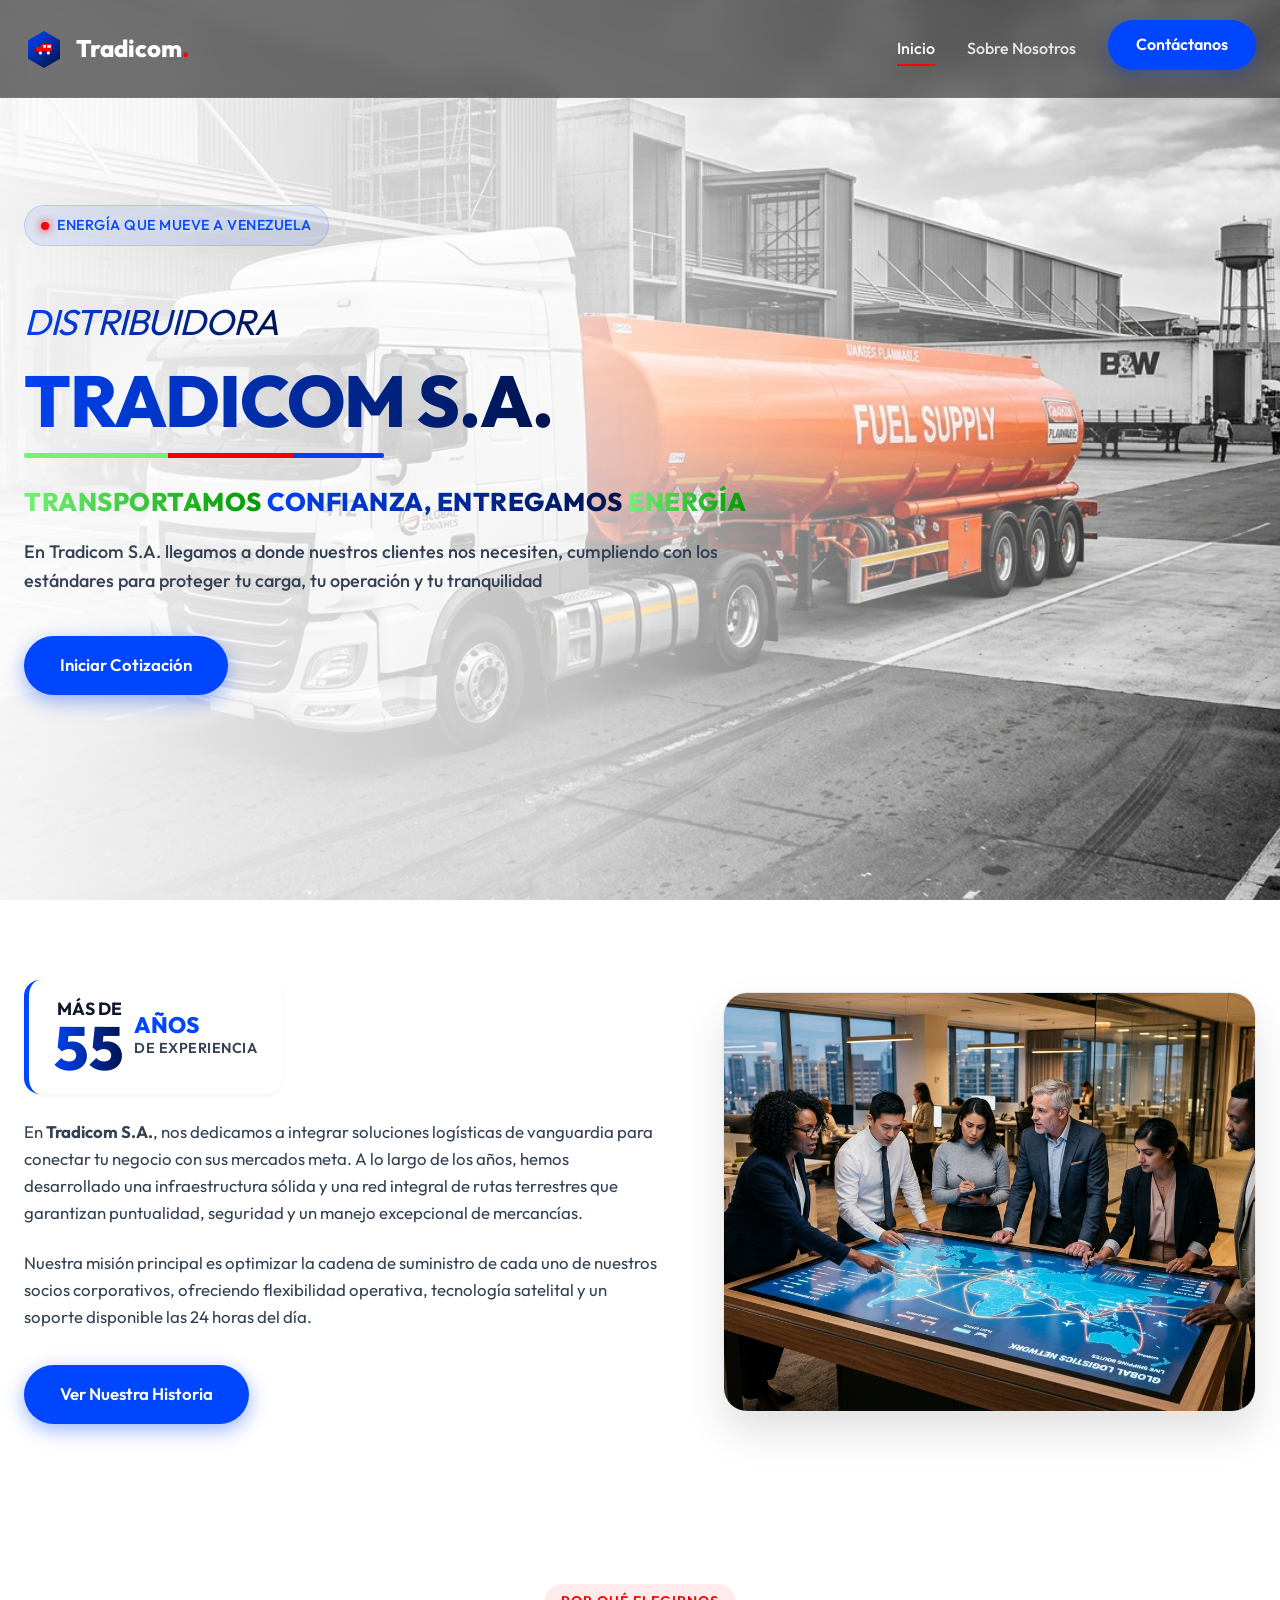
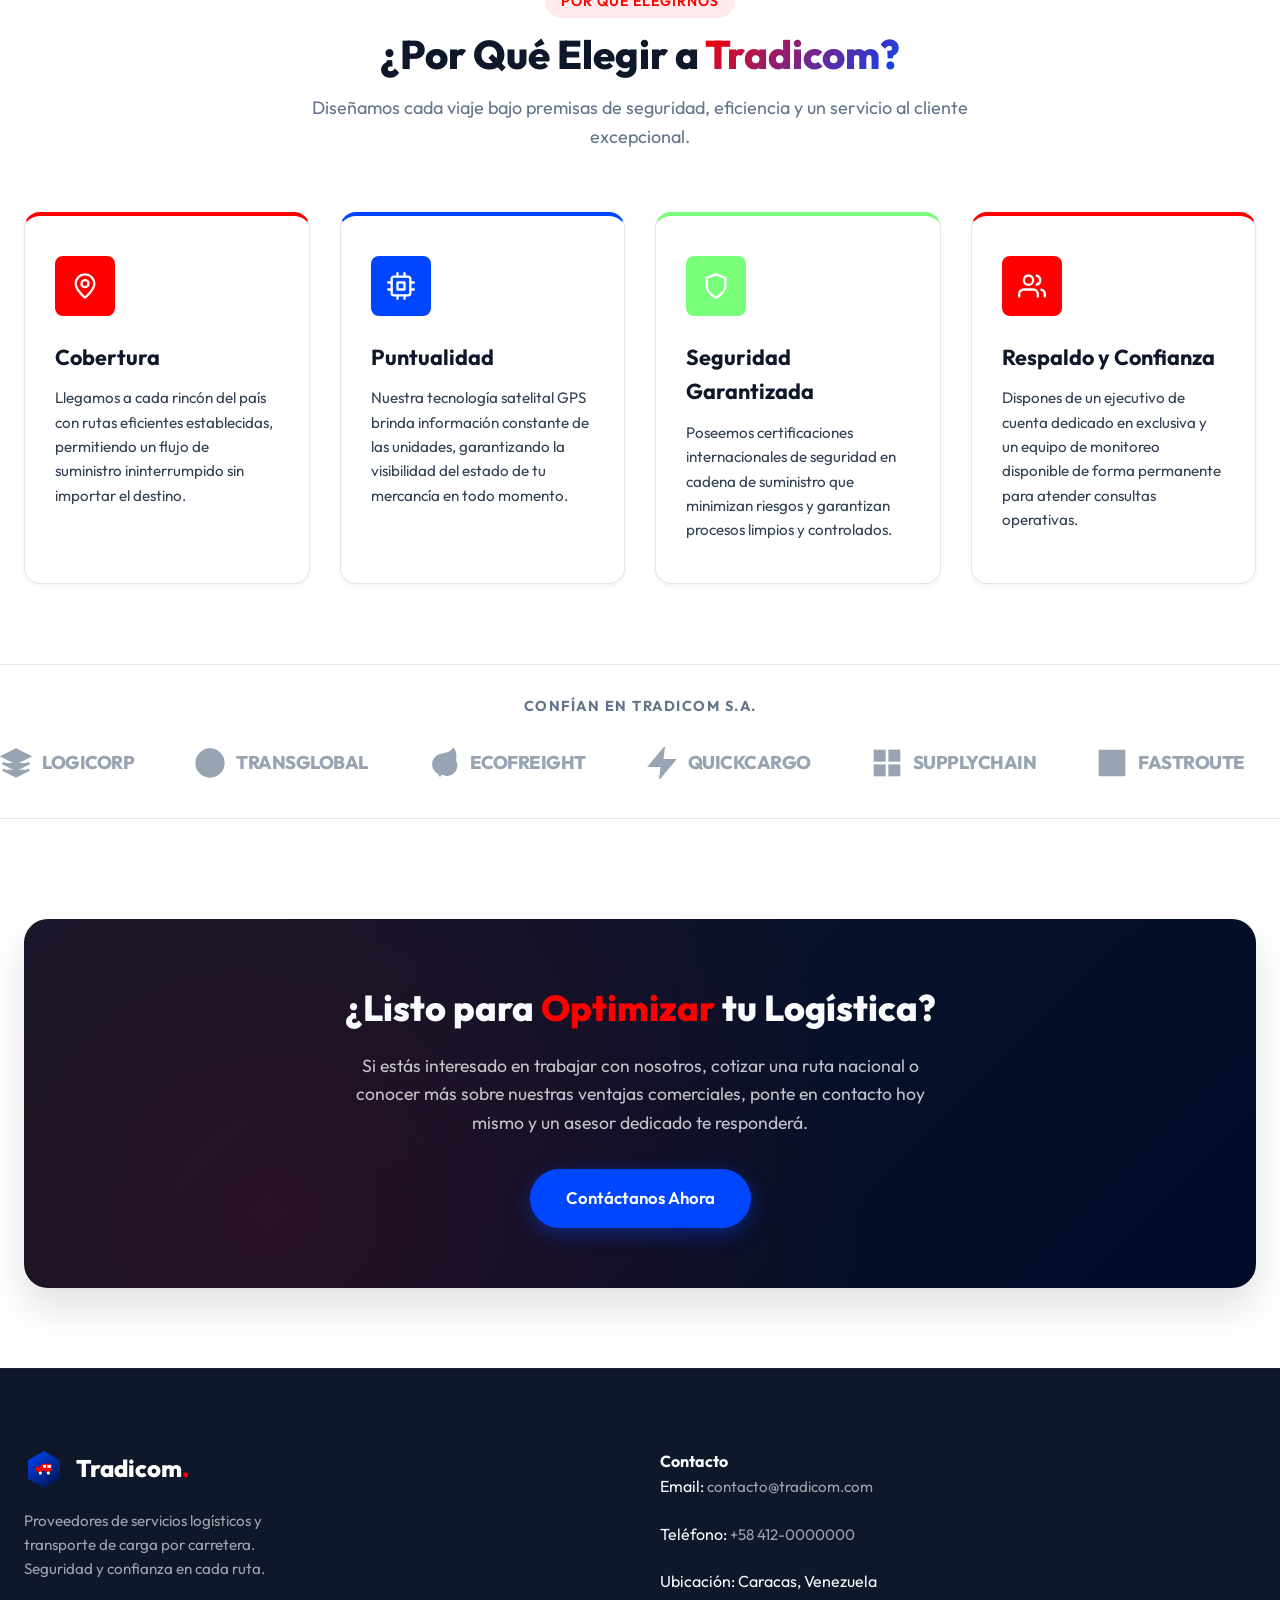
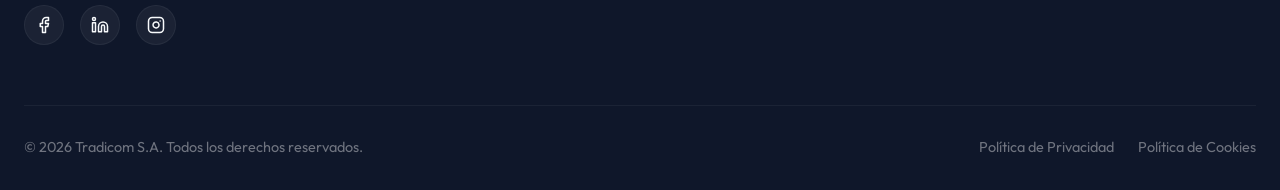
<file: index.html>
<!DOCTYPE html>
<html lang="es">
<head>
  <meta charset="UTF-8">
  <meta name="viewport" content="width=device-width, initial-scale=1.0">
  <title>Tradicom S.A. | Inicio - Transporte y Logística Premium</title>
  <!-- Etiquetas Meta para SEO -->
  <meta name="description" content="Tradicom S.A. ofrece servicios de transporte terrestre y soluciones logísticas de alta eficiencia, seguridad y cobertura. Optimiza tu cadena de suministro con nosotros.">
  <meta name="keywords" content="Tradicom, Logística, Transporte, Carga, Camiones, Distribución, Cadena de Suministro, Envíos, WhatsApp">
  <meta name="author" content="Tradicom S.A.">
  <!-- Enlace a la hoja de estilos compartida -->
  <link rel="stylesheet" href="style.css">
</head>
<body>

  <!-- Barra de Navegación (Sticky y Responsiva) -->
  <header>
    <div class="container nav-container">
      <!-- Logotipo y Nombre de la Empresa -->
      <a href="index.html" class="logo" id="logoLink">
        <svg viewBox="0 0 100 100" fill="none" xmlns="http://www.w3.org/2000/svg">
          <path d="M50 5L90 28.1V74.4L50 97.5L10 74.4V28.1L50 5Z" fill="url(#logo-gradient)" />
          <path d="M30 45L40 45L43 37L70 37V55L65 55L63 60L57 60L55 55L45 55L43 60L37 60L35 55L30 55V45Z" fill="#fe0000" />
          <circle cx="41" cy="60" r="4" fill="white" />
          <circle cx="61" cy="60" r="4" fill="white" />
          <path d="M58 40H67V47H58V40Z" fill="white" />
          <path d="M48 40H55V47H48V40Z" fill="white" />
          <defs>
            <linearGradient id="logo-gradient" x1="10" y1="5" x2="90" y2="97.5" gradientUnits="userSpaceOnUse">
              <stop offset="0%" stop-color="#0046ff" />
              <stop offset="100%" stop-color="#001140" />
            </linearGradient>
          </defs>
        </svg>
        <div class="logo-text">Tradicom<span>.</span></div>
      </a>

      <!-- Enlaces de navegación entre las páginas del sitio -->
      <nav>
        <ul class="nav-links">
          <li><a href="index.html" class="active">Inicio</a></li>
          <li><a href="sobre-nosotros.html">Sobre Nosotros</a></li>
          <li class="nav-cta"><a href="contacto.html" id="navContactBtn">Contáctanos</a></li>
        </ul>
      </nav>

      <!-- Botón de menú tipo hamburguesa para vista móvil -->
      <button class="menu-toggle" aria-label="Abrir menú de navegación" id="menuToggleBtn">
        <span></span>
        <span></span>
        <span></span>
      </button>
    </div>
  </header>

  <!-- Sección Hero (Inicio con Imagen de Fondo) -->
  <section id="inicio" class="hero">
    <div class="container">
      <div class="hero-content">
        <div class="badge">
          <span></span> ENERGÍA QUE MUEVE A VENEZUELA
        </div>
        <h1><span class="hero-sub-title">DISTRIBUIDORA</span> <span class="hero-main-title">TRADICOM S.A.</span></h1>
        <p class="slogan"><span class="slogan-green">TRANSPORTAMOS</span> <span class="slogan-blue">CONFIANZA, ENTREGAMOS</span> <span class="slogan-green">ENERGÍA</span></p>
        <p class="hero-description">En Tradicom S.A. llegamos a donde nuestros clientes nos necesiten, cumpliendo con los estándares para proteger tu carga, tu operación y tu tranquilidad</p>
        <div class="hero-ctas">
          <a href="contacto.html" class="btn btn-primary">Iniciar Cotización</a>
        </div>
      </div>
    </div>
  </section>

  <!-- Sección: Breve Descripción y Carrusel de Fotos Autoproducido -->
  <section id="sobre-tradicom">
    <div class="container intro-container">
      <!-- Texto descriptivo de la empresa -->
      <div class="intro-text">
        <div class="experience-badge">
          <div class="exp-left">
            <span class="exp-text-1">MÁS DE</span>
            <span class="exp-number">55</span>
          </div>
          <div class="exp-text-group">
            <span class="exp-text-2">AÑOS</span>
            <span class="exp-text-3">DE EXPERIENCIA</span>
          </div>
        </div>
        <p>En <strong>Tradicom S.A.</strong>, nos dedicamos a integrar soluciones logísticas de vanguardia para conectar tu negocio con sus mercados meta. A lo largo de los años, hemos desarrollado una infraestructura sólida y una red integral de rutas terrestres que garantizan puntualidad, seguridad y un manejo excepcional de mercancías.</p>
        <p>Nuestra misión principal es optimizar la cadena de suministro de cada uno de nuestros socios corporativos, ofreciendo flexibilidad operativa, tecnología satelital y un soporte disponible las 24 horas del día.</p>
        <a href="sobre-nosotros.html" class="btn btn-primary" style="margin-top: 10px;">Ver Nuestra Historia</a>
      </div>
      
      <!-- Carrusel de imágenes automáticas (Controladas por JS) -->
      <div class="intro-carousel" id="homeCarousel">
        <img src="assets/history.jpg" class="intro-carousel-img active" alt="Historia Tradicom">
        <img src="assets/infrastructure.jpg" class="intro-carousel-img" alt="Infraestructura Tradicom">
        <img src="assets/companies.jpg" class="intro-carousel-img" alt="Alianzas Comerciales">
      </div>
    </div>
  </section>

  <!-- Sección: Beneficios de trabajar con nosotros (Reubicada) -->
  <section id="beneficios" class="section-bg-alt">
    <div class="container">
      <div class="section-header">
        <span class="tag">Por Qué Elegirnos</span>
        <h2>¿Por Qué Elegir a <span>Tradicom?</span></h2>
        <p>Diseñamos cada viaje bajo premisas de seguridad, eficiencia y un servicio al cliente excepcional.</p>
      </div>

      <!-- Cuadrícula de Beneficios -->
      <div class="beneficios-grid">
        <!-- Beneficio 1: Cobertura Nacional -->
        <div class="beneficio-card">
          <div class="beneficio-icon">
            <svg viewBox="0 0 24 24" fill="none" stroke="currentColor" stroke-width="2" stroke-linecap="round" stroke-linejoin="round">
              <path d="M12 2a8 8 0 0 0-8 8c0 5.25 8 12 8 12s8-6.75 8-12a8 8 0 0 0-8-8z"></path>
              <circle cx="12" cy="10" r="3"></circle>
            </svg>
          </div>
          <h3>Cobertura</h3>
          <p>Llegamos a cada rincón del país con rutas eficientes establecidas, permitiendo un flujo de suministro ininterrumpido sin importar el destino.</p>
        </div>

        <!-- Beneficio 2: Tecnología satelital -->
        <div class="beneficio-card">
          <div class="beneficio-icon">
            <svg viewBox="0 0 24 24" fill="none" stroke="currentColor" stroke-width="2" stroke-linecap="round" stroke-linejoin="round">
              <rect x="4" y="4" width="16" height="16" rx="2" ry="2"></rect>
              <rect x="9" y="9" width="6" height="6"></rect>
              <line x1="9" y1="1" x2="9" y2="4"></line>
              <line x1="15" y1="1" x2="15" y2="4"></line>
              <line x1="9" y1="20" x2="9" y2="23"></line>
              <line x1="15" y1="20" x2="15" y2="23"></line>
              <line x1="20" y1="9" x2="23" y2="9"></line>
              <line x1="20" y1="15" x2="23" y2="15"></line>
              <line x1="1" y1="9" x2="4" y2="9"></line>
              <line x1="1" y1="15" x2="4" y2="15"></line>
            </svg>
          </div>
          <h3>Puntualidad</h3>
          <p>Nuestra tecnología satelital GPS brinda información constante de las unidades, garantizando la visibilidad del estado de tu mercancía en todo momento.</p>
        </div>

        <!-- Beneficio 3: Seguridad certificada -->
        <div class="beneficio-card">
          <div class="beneficio-icon">
            <svg viewBox="0 0 24 24" fill="none" stroke="currentColor" stroke-width="2" stroke-linecap="round" stroke-linejoin="round">
              <path d="M12 22s8-4 8-10V5l-8-3-8 3v7c0 6 8 10 8 10z"></path>
            </svg>
          </div>
          <h3>Seguridad Garantizada</h3>
          <p>Poseemos certificaciones internacionales de seguridad en cadena de suministro que minimizan riesgos y garantizan procesos limpios y controlados.</p>
        </div>

        <!-- Beneficio 4: Soporte -->
        <div class="beneficio-card">
          <div class="beneficio-icon">
            <svg viewBox="0 0 24 24" fill="none" stroke="currentColor" stroke-width="2" stroke-linecap="round" stroke-linejoin="round">
              <path d="M17 21v-2a4 4 0 0 0-4-4H5a4 4 0 0 0-4 4v2"></path>
              <circle cx="9" cy="7" r="4"></circle>
              <path d="M23 21v-2a4 4 0 0 0-3-3.87"></path>
              <path d="M16 3.13a4 4 0 0 1 0 7.75"></path>
            </svg>
          </div>
          <h3>Respaldo y Confianza</h3>
          <p>Dispones de un ejecutivo de cuenta dedicado en exclusiva y un equipo de monitoreo disponible de forma permanente para atender consultas operativas.</p>
        </div>
      </div>
    </div>
  </section>

  <!-- Sección: Cinta de Logos con Movimiento Infinito (Ticker) -->
  <section class="ticker-wrap">
    <div class="ticker-title">Confían en Tradicom S.A.</div>
    <div class="ticker">
      <!-- Grupo 1 de Logos (Original) -->
      <div class="ticker-group">
        <!-- Logo 1: LogiCorp -->
        <div class="logo-item">
          <svg viewBox="0 0 24 24" fill="none" stroke="currentColor" stroke-width="2">
            <polygon points="12 2 2 7 12 12 22 7 12 2"></polygon>
            <polyline points="2 17 12 22 22 17"></polyline>
            <polyline points="2 12 12 17 22 12"></polyline>
          </svg>
          <span>LOGICORP</span>
        </div>
        <!-- Logo 2: TransGlobal -->
        <div class="logo-item">
          <svg viewBox="0 0 24 24" fill="none" stroke="currentColor" stroke-width="2">
            <circle cx="12" cy="12" r="10"></circle>
            <path d="M2 12h20"></path>
            <path d="M12 2a15.3 15.3 0 0 1 4 10 15.3 15.3 0 0 1-4 10 15.3 15.3 0 0 1-4-10 15.3 15.3 0 0 1 4-10z"></path>
          </svg>
          <span>TRANSGLOBAL</span>
        </div>
        <!-- Logo 3: EcoFreight -->
        <div class="logo-item">
          <svg viewBox="0 0 24 24" fill="none" stroke="currentColor" stroke-width="2">
            <path d="M11 20A7 7 0 0 1 9.8 6.1C15.5 5 17 4.48 19 2c1 2 2 3.5 1 8a7 7 0 0 1-9 10z"></path>
            <path d="M9 22v-6"></path>
          </svg>
          <span>ECOFREIGHT</span>
        </div>
        <!-- Logo 4: QuickCargo -->
        <div class="logo-item">
          <svg viewBox="0 0 24 24" fill="none" stroke="currentColor" stroke-width="2">
            <polygon points="13 2 3 14 12 14 11 22 21 10 12 10 13 2"></polygon>
          </svg>
          <span>QUICKCARGO</span>
        </div>
        <!-- Logo 5: SupplyChain Co -->
        <div class="logo-item">
          <svg viewBox="0 0 24 24" fill="none" stroke="currentColor" stroke-width="2">
            <rect x="3" y="3" width="7" height="7"></rect>
            <rect x="14" y="3" width="7" height="7"></rect>
            <rect x="14" y="14" width="7" height="7"></rect>
            <rect x="3" y="14" width="7" height="7"></rect>
          </svg>
          <span>SUPPLYCHAIN</span>
        </div>
        <!-- Logo 6: FastRoute -->
        <div class="logo-item">
          <svg viewBox="0 0 24 24" fill="none" stroke="currentColor" stroke-width="2">
            <path d="M3 3h18v18H3z"></path>
            <path d="M8 12h8"></path>
            <path d="M12 8v8"></path>
          </svg>
          <span>FASTROUTE</span>
        </div>
      </div>

      <!-- Grupo 2 de Logos (Duplicado para loop infinito sin saltos) -->
      <div class="ticker-group">
        <!-- Logo 1: LogiCorp -->
        <div class="logo-item">
          <svg viewBox="0 0 24 24" fill="none" stroke="currentColor" stroke-width="2">
            <polygon points="12 2 2 7 12 12 22 7 12 2"></polygon>
            <polyline points="2 17 12 22 22 17"></polyline>
            <polyline points="2 12 12 17 22 12"></polyline>
          </svg>
          <span>LOGICORP</span>
        </div>
        <!-- Logo 2: TransGlobal -->
        <div class="logo-item">
          <svg viewBox="0 0 24 24" fill="none" stroke="currentColor" stroke-width="2">
            <circle cx="12" cy="12" r="10"></circle>
            <path d="M2 12h20"></path>
            <path d="M12 2a15.3 15.3 0 0 1 4 10 15.3 15.3 0 0 1-4 10 15.3 15.3 0 0 1-4-10 15.3 15.3 0 0 1 4-10z"></path>
          </svg>
          <span>TRANSGLOBAL</span>
        </div>
        <!-- Logo 3: EcoFreight -->
        <div class="logo-item">
          <svg viewBox="0 0 24 24" fill="none" stroke="currentColor" stroke-width="2">
            <path d="M11 20A7 7 0 0 1 9.8 6.1C15.5 5 17 4.48 19 2c1 2 2 3.5 1 8a7 7 0 0 1-9 10z"></path>
            <path d="M9 22v-6"></path>
          </svg>
          <span>ECOFREIGHT</span>
        </div>
        <!-- Logo 4: QuickCargo -->
        <div class="logo-item">
          <svg viewBox="0 0 24 24" fill="none" stroke="currentColor" stroke-width="2">
            <polygon points="13 2 3 14 12 14 11 22 21 10 12 10 13 2"></polygon>
          </svg>
          <span>QUICKCARGO</span>
        </div>
        <!-- Logo 5: SupplyChain Co -->
        <div class="logo-item">
          <svg viewBox="0 0 24 24" fill="none" stroke="currentColor" stroke-width="2">
            <rect x="3" y="3" width="7" height="7"></rect>
            <rect x="14" y="3" width="7" height="7"></rect>
            <rect x="14" y="14" width="7" height="7"></rect>
            <rect x="3" y="14" width="7" height="7"></rect>
          </svg>
          <span>SUPPLYCHAIN</span>
        </div>
        <!-- Logo 6: FastRoute -->
        <div class="logo-item">
          <svg viewBox="0 0 24 24" fill="none" stroke="currentColor" stroke-width="2">
            <path d="M3 3h18v18H3z"></path>
            <path d="M8 12h8"></path>
            <path d="M12 8v8"></path>
          </svg>
          <span>FASTROUTE</span>
        </div>
      </div>
    </div>
  </section>

  <!-- Sección: Banner Llamado a la Acción (CTA de Trabajo / Interés) -->
  <section id="trabaja-con-nosotros">
    <div class="container">
      <div class="work-cta-banner">
        <h3>¿Listo para <span>Optimizar</span> tu Logística?</h3>
        <p>Si estás interesado en trabajar con nosotros, cotizar una ruta nacional o conocer más sobre nuestras ventajas comerciales, ponte en contacto hoy mismo y un asesor dedicado te responderá.</p>
        <a href="contacto.html" class="btn btn-primary">Contáctanos Ahora</a>
      </div>
    </div>
  </section>

  <!-- Footer Compartido -->
  <footer>
    <div class="container">
      <div class="footer-grid">
        <!-- Info de marca -->
        <div class="footer-brand">
          <a href="index.html" class="logo" style="color: var(--primary-white);">
            <svg viewBox="0 0 100 100" fill="none" xmlns="http://www.w3.org/2000/svg">
              <path d="M50 5L90 28.1V74.4L50 97.5L10 74.4V28.1L50 5Z" fill="url(#footer-logo-gradient)" />
              <path d="M30 45L40 45L43 37L70 37V55L65 55L63 60L57 60L55 55L45 55L43 60L37 60L35 55L30 55V45Z" fill="#fe0000" />
              <circle cx="41" cy="60" r="4" fill="white" />
              <circle cx="61" cy="60" r="4" fill="white" />
              <path d="M58 40H67V47H58V40Z" fill="white" />
              <path d="M48 40H55V47H48V40Z" fill="white" />
              <defs>
                <linearGradient id="footer-logo-gradient" x1="10" y1="5" x2="90" y2="97.5" gradientUnits="userSpaceOnUse">
                  <stop offset="0%" stop-color="#0046ff" />
                  <stop offset="100%" stop-color="#001140" />
                </linearGradient>
              </defs>
            </svg>
            <div class="logo-text">Tradicom<span>.</span></div>
          </a>
          <p>Proveedores de servicios logísticos y transporte de carga por carretera. Seguridad y confianza en cada ruta.</p>
          <div class="social-links">
            <a href="#" class="social-link" aria-label="Facebook">
              <svg viewBox="0 0 24 24" fill="none" stroke="currentColor" stroke-width="2" stroke-linecap="round" stroke-linejoin="round"><path d="M18 2h-3a5 5 0 0 0-5 5v3H7v4h3v8h4v-8h3l1-4h-4V7a1 1 0 0 1 1-1h3z"></path></svg>
            </a>
            <a href="#" class="social-link" aria-label="LinkedIn">
              <svg viewBox="0 0 24 24" fill="none" stroke="currentColor" stroke-width="2" stroke-linecap="round" stroke-linejoin="round"><path d="M16 8a6 6 0 0 1 6 6v7h-4v-7a2 2 0 0 0-2-2 2 2 0 0 0-2 2v7h-4v-7a6 6 0 0 1 6-6z"></path><rect x="2" y="9" width="4" height="12"></rect><circle cx="4" cy="4" r="2"></circle></svg>
            </a>
            <a href="#" class="social-link" aria-label="Instagram">
              <svg viewBox="0 0 24 24" fill="none" stroke="currentColor" stroke-width="2" stroke-linecap="round" stroke-linejoin="round"><rect x="2" y="2" width="20" height="20" rx="5" ry="5"></rect><path d="M16 11.37A4 4 0 1 1 12.63 8 4 4 0 0 1 16 11.37z"></path><line x1="17.5" y1="6.5" x2="17.51" y2="6.5"></line></svg>
            </a>
          </div>
        </div>

        <!-- Contacto -->
        <div class="footer-contact">
          <h4>Contacto</h4>
          <ul class="footer-links" style="list-style: none; padding: 0;">
            <li style="margin-bottom: 10px;">Email: <a href="mailto:contacto@tradicom.com">contacto@tradicom.com</a></li>
            <li style="margin-bottom: 10px;">Teléfono: <a href="tel:+584120000000">+58 412-0000000</a></li>
            <li style="margin-bottom: 10px;">Ubicación: Caracas, Venezuela</li>
          </ul>
        </div>
      </div>

      <!-- Derechos Reservados -->
      <div class="footer-bottom">
        <p>&copy; 2026 Tradicom S.A. Todos los derechos reservados.</p>
        <div class="footer-bottom-links">
          <a href="#">Política de Privacidad</a>
          <a href="#">Política de Cookies</a>
        </div>
      </div>
    </div>
  </footer>

  <!-- Scripts -->
  <script src="script.js"></script>
</body>
</html>
</file>
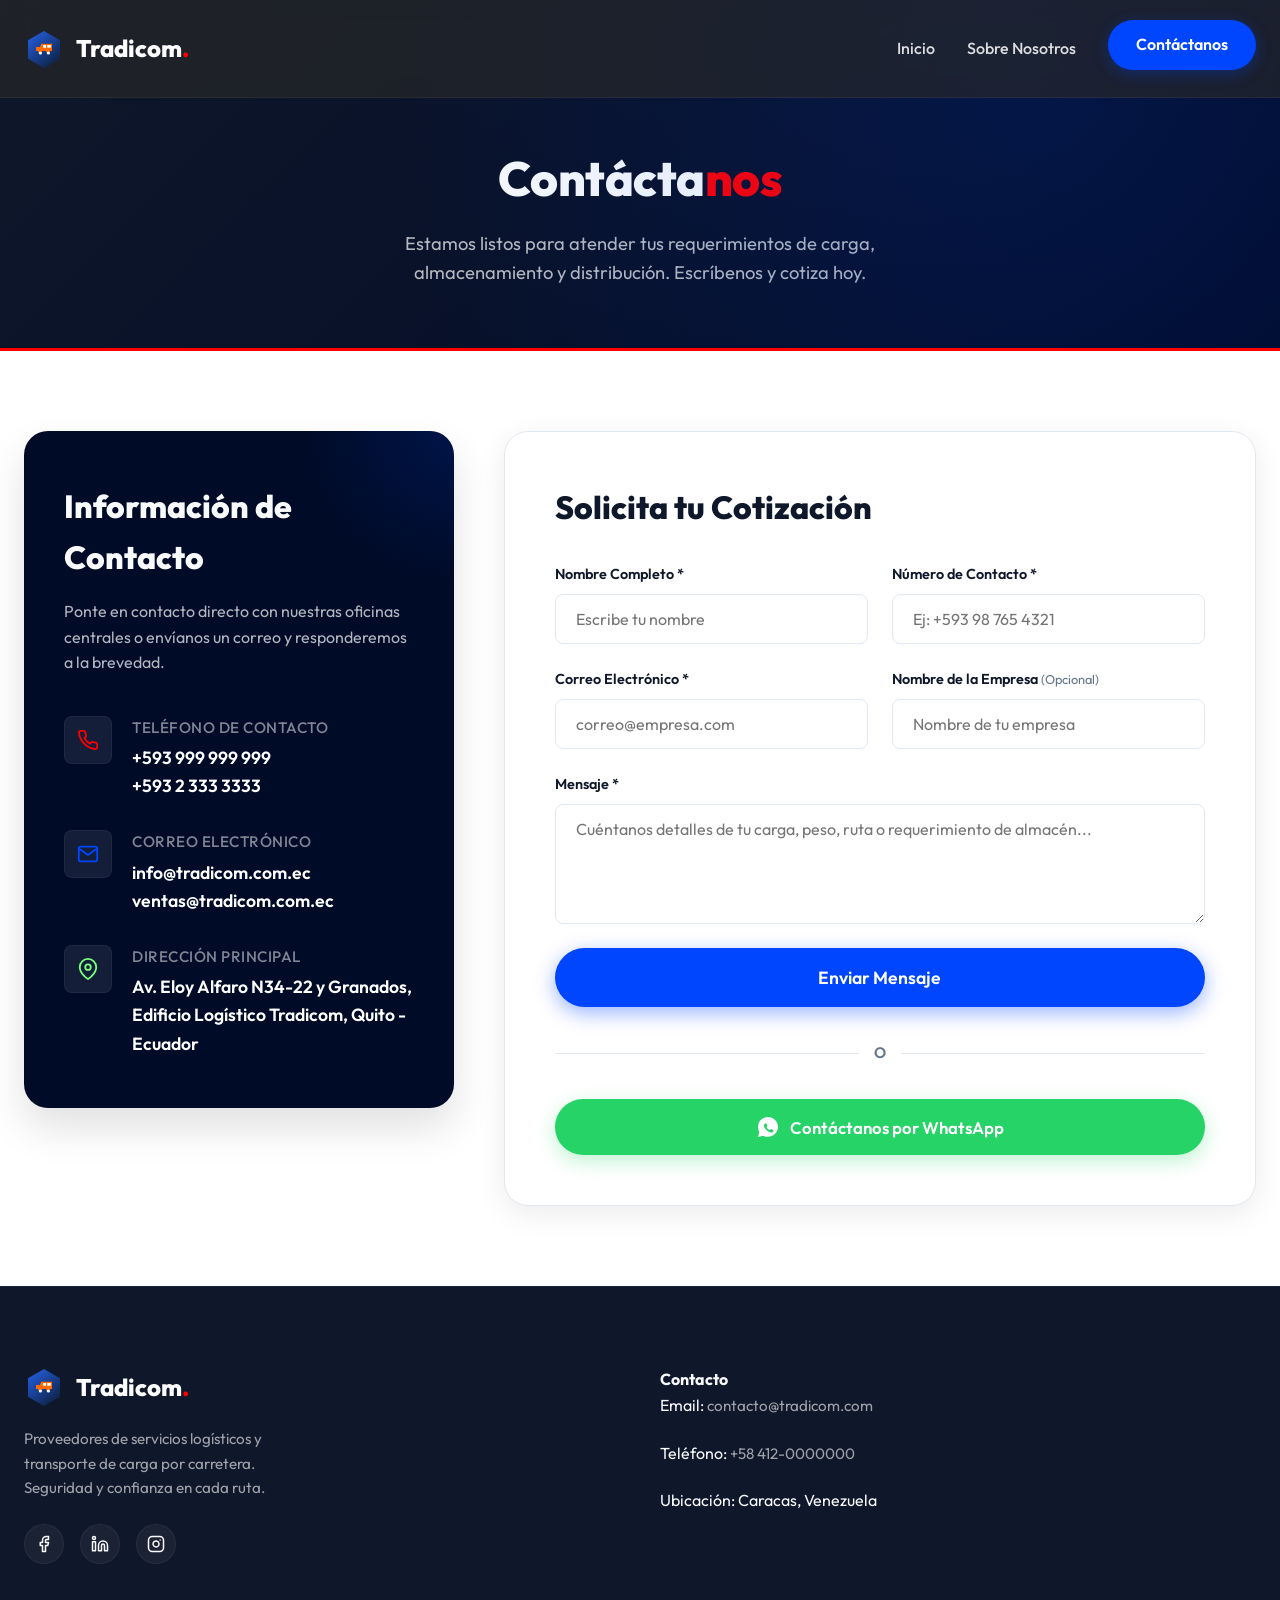
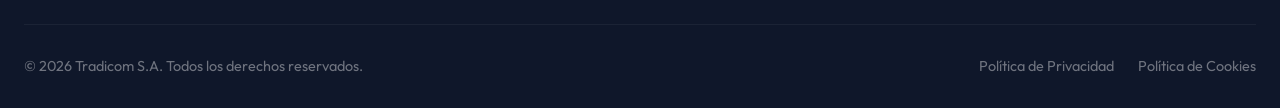
<file: contacto.html>
<!DOCTYPE html>
<html lang="es">
<head>
  <meta charset="UTF-8">
  <meta name="viewport" content="width=device-width, initial-scale=1.0">
  <title>Tradicom S.A. | Contáctanos - Cotizaciones y Atención al Cliente</title>
  <!-- Etiquetas Meta para SEO -->
  <meta name="description" content="Ponte en contacto con Tradicom S.A. Solicita cotizaciones para tu transporte terrestre y proyectos logísticos. Contáctanos también por WhatsApp.">
  <meta name="keywords" content="Tradicom, Contacto, Cotización, Teléfono, Correo, Almacén, Logística, Dirección, WhatsApp">
  <meta name="author" content="Tradicom S.A.">
  <!-- Enlace a la hoja de estilos compartida -->
  <link rel="stylesheet" href="style.css">
</head>
<body>

  <!-- Barra de Navegación (Sticky y Responsiva) -->
  <header>
    <div class="container nav-container">
      <!-- Logotipo y Nombre de la Empresa -->
      <a href="index.html" class="logo" id="logoLink">
        <svg viewBox="0 0 100 100" fill="none" xmlns="http://www.w3.org/2000/svg">
          <path d="M50 5L90 28.1V74.4L50 97.5L10 74.4V28.1L50 5Z" fill="url(#logo-gradient)" />
          <path d="M30 45L40 45L43 37L70 37V55L65 55L63 60L57 60L55 55L45 55L43 60L37 60L35 55L30 55V45Z" fill="#ff6b00" />
          <circle cx="41" cy="60" r="4" fill="white" />
          <circle cx="61" cy="60" r="4" fill="white" />
          <path d="M58 40H67V47H58V40Z" fill="white" />
          <path d="M48 40H55V47H48V40Z" fill="white" />
          <defs>
            <linearGradient id="logo-gradient" x1="10" y1="5" x2="90" y2="97.5" gradientUnits="userSpaceOnUse">
              <stop offset="0%" stop-color="#2563eb" />
              <stop offset="100%" stop-color="#0b1a30" />
            </linearGradient>
          </defs>
        </svg>
        <div class="logo-text">Tradicom<span>.</span></div>
      </a>

      <!-- Enlaces de navegación con 'Contáctanos' activo en el botón CTA -->
      <nav>
        <ul class="nav-links">
          <li><a href="index.html">Inicio</a></li>
          <li><a href="sobre-nosotros.html">Sobre Nosotros</a></li>
          <li class="nav-cta"><a href="contacto.html" class="active" id="navContactBtn">Contáctanos</a></li>
        </ul>
      </nav>

      <!-- Botón de menú tipo hamburguesa para vista móvil -->
      <button class="menu-toggle" aria-label="Abrir menú de navegación" id="menuToggleBtn">
        <span></span>
        <span></span>
        <span></span>
      </button>
    </div>
  </header>

  <!-- Banner Superior de Presentación de la Página -->
  <section class="page-banner">
    <div class="container">
      <h1>Contácta<span>nos</span></h1>
      <p>Estamos listos para atender tus requerimientos de carga, almacenamiento y distribución. Escríbenos y cotiza hoy.</p>
    </div>
  </section>

  <!-- Sección de Formulario de Contacto y Datos de Oficina (Grid de 2 Columnas) -->
  <section id="contacto">
    <div class="container">
      <div class="contacto-grid">
        
        <!-- Columna Izquierda: Información Física y Virtual de la Empresa -->
        <div class="contacto-info">
          <h3>Información de Contacto</h3>
          <p class="info-subtitle">Ponte en contacto directo con nuestras oficinas centrales o envíanos un correo y responderemos a la brevedad.</p>
          
          <ul class="info-list">
            <!-- Teléfonos -->
            <li class="info-item">
              <div class="info-icon">
                <svg viewBox="0 0 24 24" fill="none" stroke="currentColor" stroke-width="2" stroke-linecap="round" stroke-linejoin="round">
                  <path d="M22 16.92v3a2 2 0 0 1-2.18 2 19.79 19.79 0 0 1-8.63-3.07 19.5 19.5 0 0 1-6-6 19.79 19.79 0 0 1-3.07-8.67A2 2 0 0 1 4.11 2h3a2 2 0 0 1 2 1.72 12.84 12.84 0 0 0 .7 2.81 2 2 0 0 1-.45 2.11L8.09 9.91a16 16 0 0 0 6 6l1.27-1.27a2 2 0 0 1 2.11-.45 12.84 12.84 0 0 0 2.81.7A2 2 0 0 1 22 16.92z"></path>
                </svg>
              </div>
              <div class="info-text">
                <h4>Teléfono de Contacto</h4>
                <p><a href="tel:+593999999999">+593 999 999 999</a></p>
                <p><a href="tel:+59323333333">+593 2 333 3333</a></p>
              </div>
            </li>

            <!-- Correos electrónicos -->
            <li class="info-item">
              <div class="info-icon">
                <svg viewBox="0 0 24 24" fill="none" stroke="currentColor" stroke-width="2" stroke-linecap="round" stroke-linejoin="round">
                  <path d="M4 4h16c1.1 0 2 .9 2 2v12c0 1.1-.9 2-2 2H4c-1.1 0-2-.9-2-2V6c0-1.1.9-2 2-2z"></path>
                  <polyline points="22,6 12,13 2,6"></polyline>
                </svg>
              </div>
              <div class="info-text">
                <h4>Correo Electrónico</h4>
                <p><a href="mailto:info@tradicom.com.ec">info@tradicom.com.ec</a></p>
                <p><a href="mailto:ventas@tradicom.com.ec">ventas@tradicom.com.ec</a></p>
              </div>
            </li>

            <!-- Dirección Física -->
            <li class="info-item">
              <div class="info-icon">
                <svg viewBox="0 0 24 24" fill="none" stroke="currentColor" stroke-width="2" stroke-linecap="round" stroke-linejoin="round">
                  <path d="M21 10c0 7-9 13-9 13s-9-6-9-13a9 9 0 0 1 18 0z"></path>
                  <circle cx="12" cy="10" r="3"></circle>
                </svg>
              </div>
              <div class="info-text">
                <h4>Dirección Principal</h4>
                <p>Av. Eloy Alfaro N34-22 y Granados, Edificio Logístico Tradicom, Quito - Ecuador</p>
              </div>
            </li>
          </ul>
        </div>

        <!-- Columna Derecha: Formulario Web y WhatsApp Corporativo -->
        <div class="contacto-form-container">
          <h3>Solicita tu Cotización</h3>
          <form class="contacto-form" id="contactForm">
            <!-- Nombre y Teléfono -->
            <div class="form-row">
              <div class="form-group">
                <label for="name">Nombre Completo *</label>
                <input type="text" id="name" class="form-control" placeholder="Escribe tu nombre" required>
              </div>
              <div class="form-group">
                <label for="phone">Número de Contacto *</label>
                <input type="tel" id="phone" class="form-control" placeholder="Ej: +593 98 765 4321" required>
              </div>
            </div>

            <!-- Correo y Nombre de Empresa -->
            <div class="form-row">
              <div class="form-group">
                <label for="email">Correo Electrónico *</label>
                <input type="email" id="email" class="form-control" placeholder="correo@empresa.com" required>
              </div>
              <div class="form-group">
                <label for="company">Nombre de la Empresa <span class="optional">(Opcional)</span></label>
                <input type="text" id="company" class="form-control" placeholder="Nombre de tu empresa">
              </div>
            </div>

            <!-- Caja de Texto Mensaje -->
            <div class="form-group">
              <label for="message">Mensaje *</label>
              <textarea id="message" class="form-control" placeholder="Cuéntanos detalles de tu carga, peso, ruta o requerimiento de almacén..." required></textarea>
            </div>

            <!-- Botón de Envío del Formulario -->
            <button type="submit" class="btn btn-primary" style="width: 100%; border: none; font-size: 1.1rem; padding: 18px;">Enviar Mensaje</button>
            
            <!-- Separador "O" -->
            <div class="separator-or">O</div>

            <!-- Botón del API de WhatsApp -->
            <button type="button" class="btn btn-whatsapp" id="whatsappBtn">
              <!-- WhatsApp SVG Oficial -->
              <svg viewBox="0 0 24 24" fill="currentColor">
                <path d="M12.012 2c-5.506 0-9.989 4.478-9.99 9.984a9.96 9.96 0 0 0 1.333 4.982L2 22l5.233-1.371a9.92 9.92 0 0 0 4.775 1.217h.004c5.505 0 9.989-4.478 9.99-9.984C22.007 6.478 17.521 2 12.012 2zm5.789 14.121c-.244.69-1.217 1.35-1.674 1.444-.457.096-.98.172-2.909-.592-2.467-.978-4.048-3.486-4.17-3.65-.123-.164-1.002-1.332-1.002-2.54 0-1.208.629-1.802.853-2.047.224-.246.488-.307.65-.307.163 0 .325.001.467.008.148.007.348-.056.544.42.196.475.672 1.638.73 1.76.059.12.098.262.019.42-.079.158-.12.257-.238.396-.118.14-.249.312-.354.418-.117.117-.239.245-.103.479.136.233.605 1.001 1.296 1.618.89.794 1.642 1.04 1.874 1.149.233.109.369.092.507-.067.137-.159.59-.687.748-.921.157-.234.315-.198.531-.118.217.08.1.373 1.37.943.118.058.197.089.256.187.06.1.06.574-.184 1.264z"/>
              </svg>
              Contáctanos por WhatsApp
            </button>
          </form>
        </div>

      </div>
    </div>
  </section>

  <!-- Footer Compartido -->
  <footer>
    <div class="container">
      <div class="footer-grid">
        <!-- Info de marca -->
        <div class="footer-brand">
          <a href="index.html" class="logo" style="color: var(--primary-white);">
            <svg viewBox="0 0 100 100" fill="none" xmlns="http://www.w3.org/2000/svg">
              <path d="M50 5L90 28.1V74.4L50 97.5L10 74.4V28.1L50 5Z" fill="url(#footer-logo-gradient)" />
              <path d="M30 45L40 45L43 37L70 37V55L65 55L63 60L57 60L55 55L45 55L43 60L37 60L35 55L30 55V45Z" fill="#ff6b00" />
              <circle cx="41" cy="60" r="4" fill="white" />
              <circle cx="61" cy="60" r="4" fill="white" />
              <path d="M58 40H67V47H58V40Z" fill="white" />
              <path d="M48 40H55V47H48V40Z" fill="white" />
              <defs>
                <linearGradient id="footer-logo-gradient" x1="10" y1="5" x2="90" y2="97.5" gradientUnits="userSpaceOnUse">
                  <stop offset="0%" stop-color="#2563eb" />
                  <stop offset="100%" stop-color="#0b1a30" />
                </linearGradient>
              </defs>
            </svg>
            <div class="logo-text">Tradicom<span>.</span></div>
          </a>
          <p>Proveedores de servicios logísticos y transporte de carga por carretera. Seguridad y confianza en cada ruta.</p>
          <div class="social-links">
            <a href="#" class="social-link" aria-label="Facebook">
              <svg viewBox="0 0 24 24" fill="none" stroke="currentColor" stroke-width="2" stroke-linecap="round" stroke-linejoin="round"><path d="M18 2h-3a5 5 0 0 0-5 5v3H7v4h3v8h4v-8h3l1-4h-4V7a1 1 0 0 1 1-1h3z"></path></svg>
            </a>
            <a href="#" class="social-link" aria-label="LinkedIn">
              <svg viewBox="0 0 24 24" fill="none" stroke="currentColor" stroke-width="2" stroke-linecap="round" stroke-linejoin="round"><path d="M16 8a6 6 0 0 1 6 6v7h-4v-7a2 2 0 0 0-2-2 2 2 0 0 0-2 2v7h-4v-7a6 6 0 0 1 6-6z"></path><rect x="2" y="9" width="4" height="12"></rect><circle cx="4" cy="4" r="2"></circle></svg>
            </a>
            <a href="#" class="social-link" aria-label="Instagram">
              <svg viewBox="0 0 24 24" fill="none" stroke="currentColor" stroke-width="2" stroke-linecap="round" stroke-linejoin="round"><rect x="2" y="2" width="20" height="20" rx="5" ry="5"></rect><path d="M16 11.37A4 4 0 1 1 12.63 8 4 4 0 0 1 16 11.37z"></path><line x1="17.5" y1="6.5" x2="17.51" y2="6.5"></line></svg>
            </a>
          </div>
        </div>

        <!-- Contacto -->
        <div class="footer-contact">
          <h4>Contacto</h4>
          <ul class="footer-links" style="list-style: none; padding: 0;">
            <li style="margin-bottom: 10px;">Email: <a href="mailto:contacto@tradicom.com">contacto@tradicom.com</a></li>
            <li style="margin-bottom: 10px;">Teléfono: <a href="tel:+584120000000">+58 412-0000000</a></li>
            <li style="margin-bottom: 10px;">Ubicación: Caracas, Venezuela</li>
          </ul>
        </div>
      </div>

      <!-- Derechos Reservados -->
      <div class="footer-bottom">
        <p>&copy; 2026 Tradicom S.A. Todos los derechos reservados.</p>
        <div class="footer-bottom-links">
          <a href="#">Política de Privacidad</a>
          <a href="#">Política de Cookies</a>
        </div>
      </div>
    </div>
  </footer>

  <!-- Scripts -->
  <script src="script.js"></script>
</body>
</html>
</file>
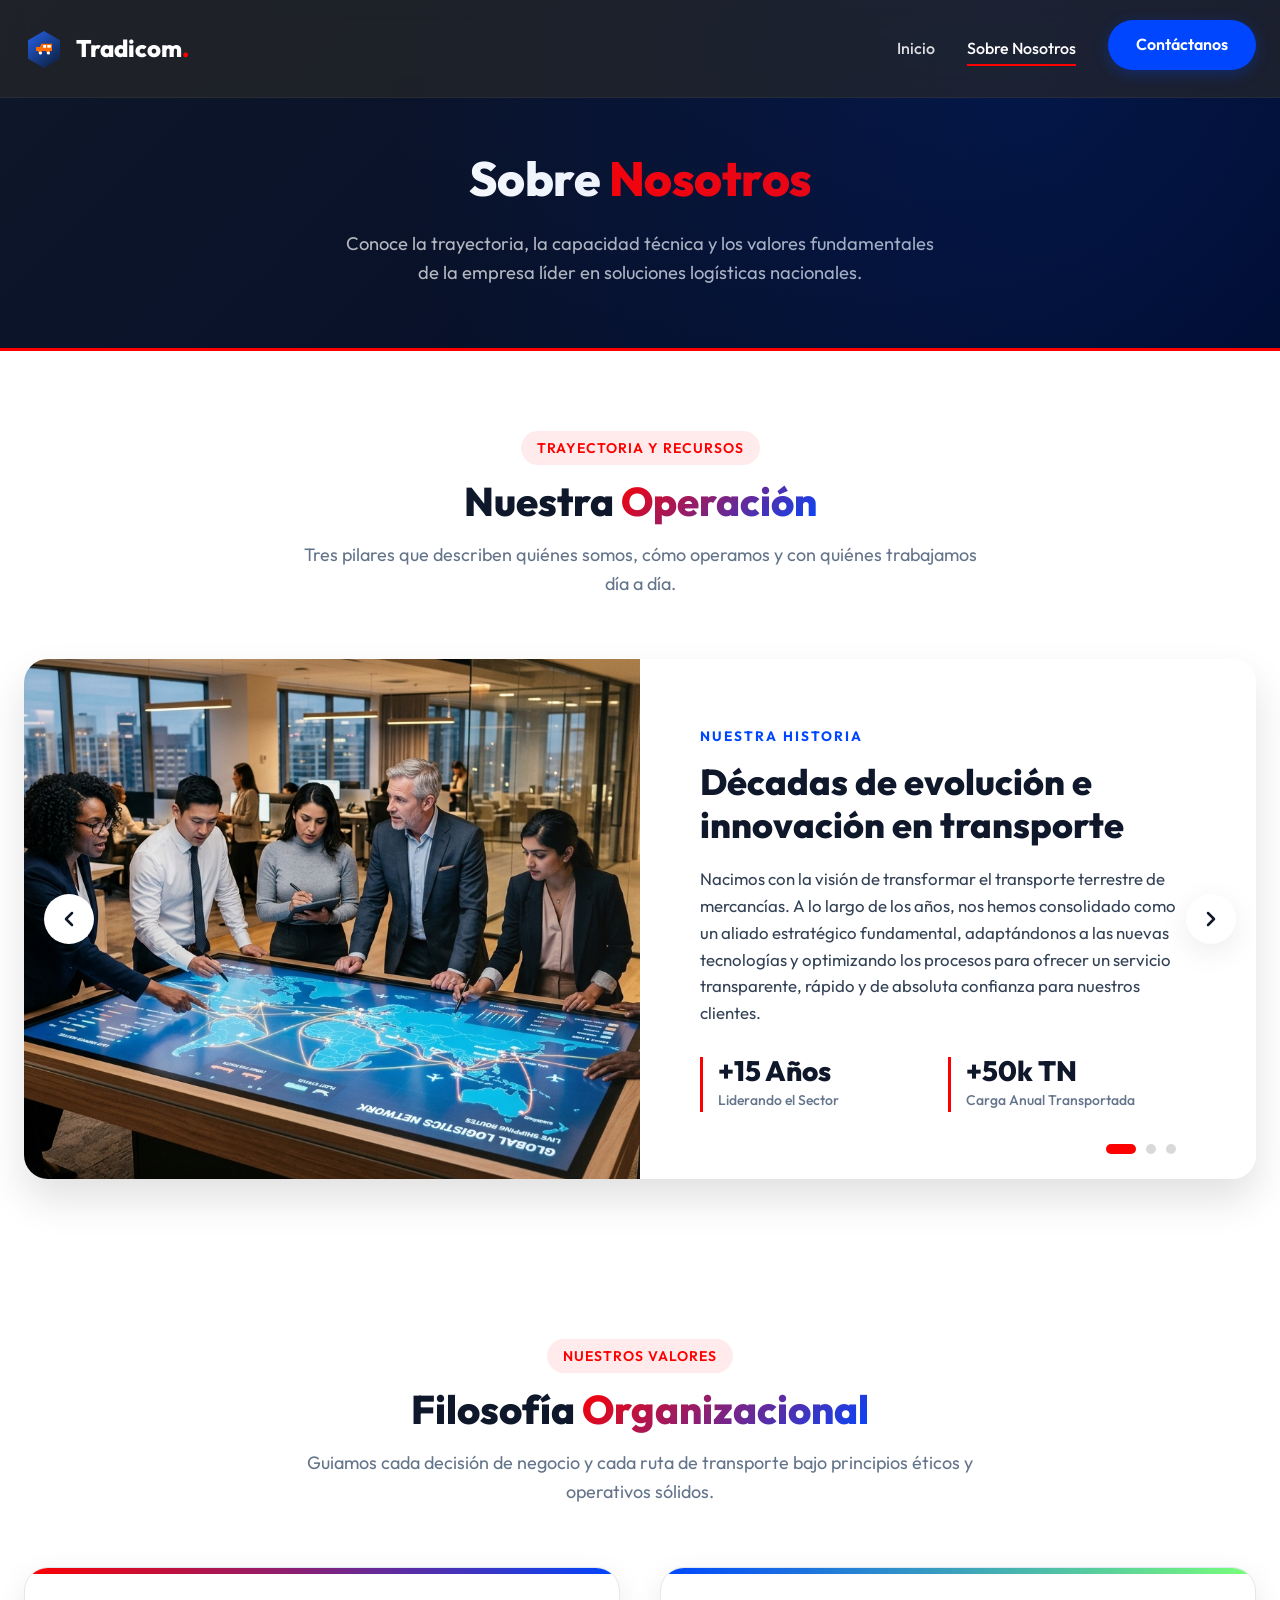
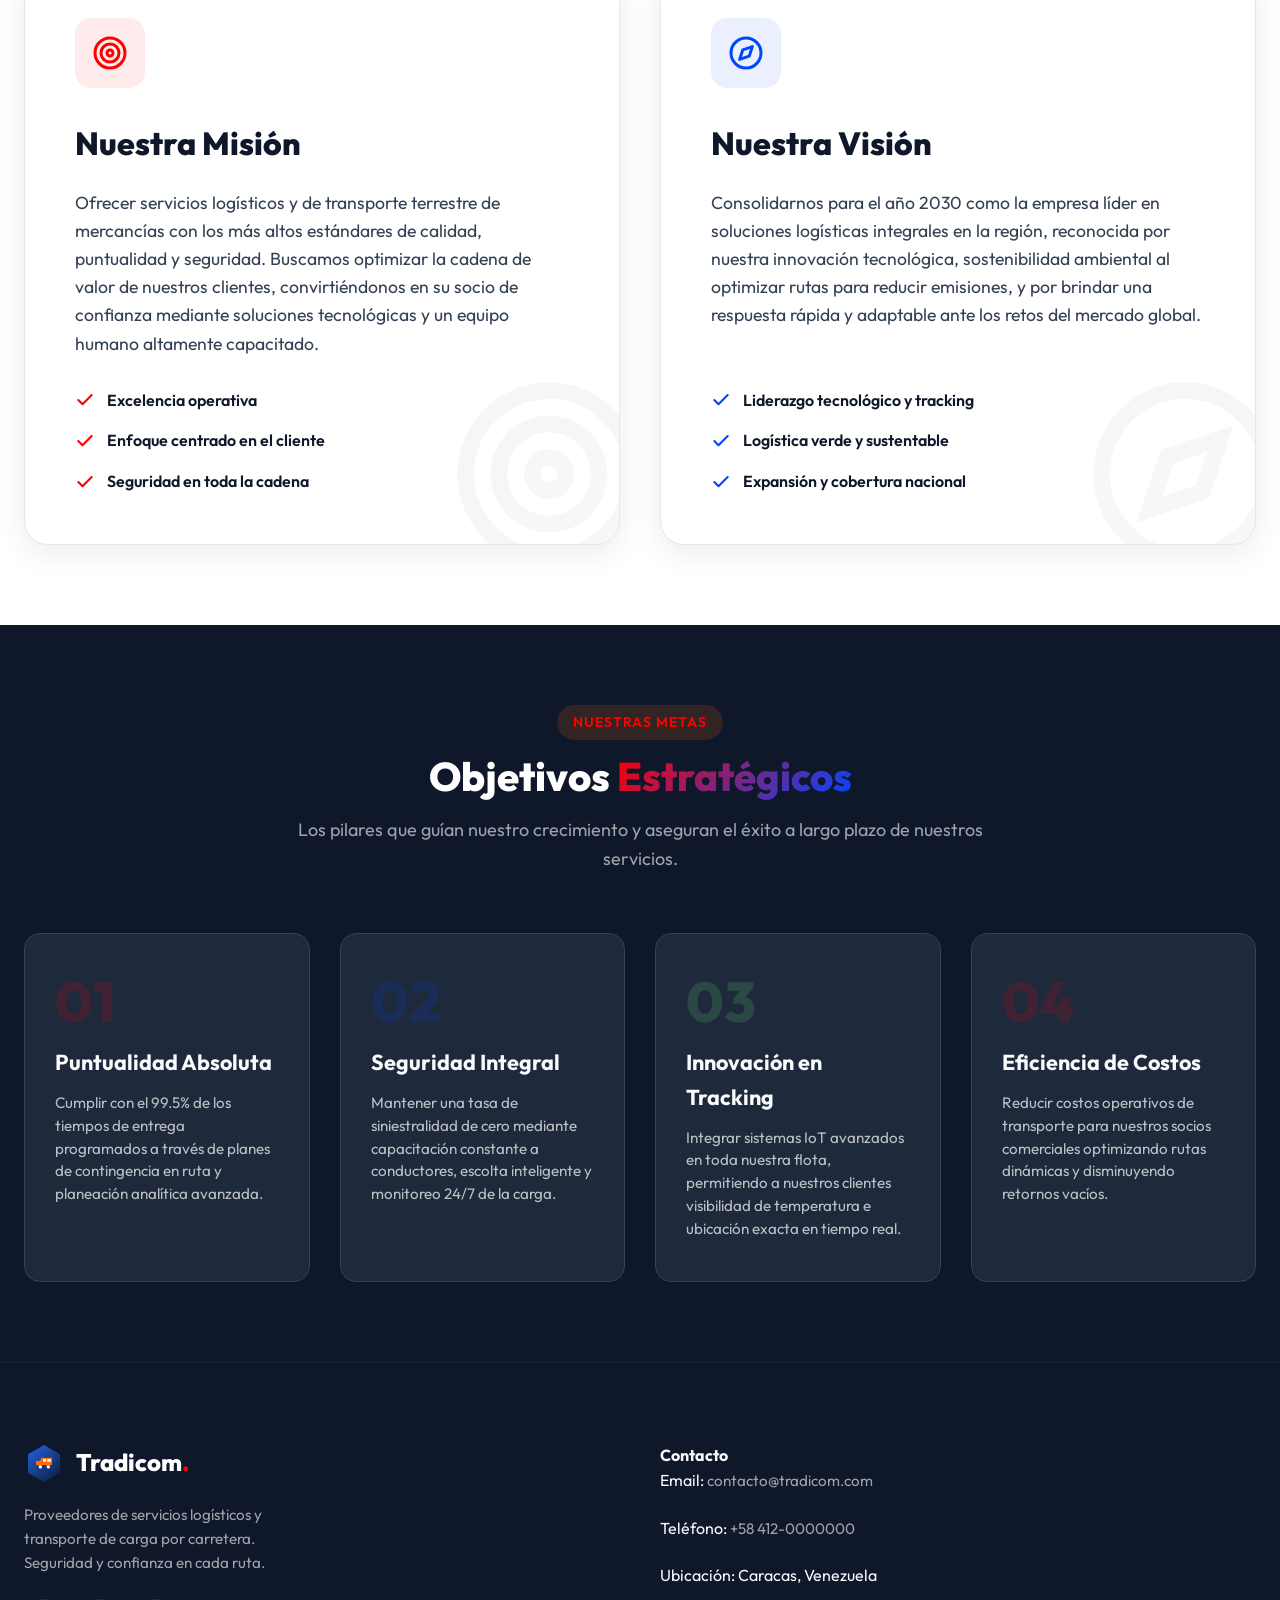
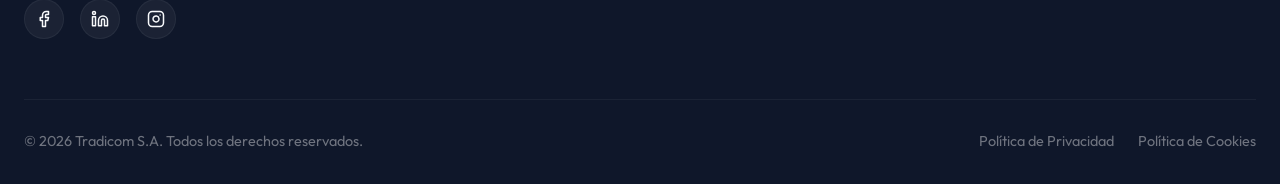
<file: sobre-nosotros.html>
<!DOCTYPE html>
<html lang="es">
<head>
  <meta charset="UTF-8">
  <meta name="viewport" content="width=device-width, initial-scale=1.0">
  <title>Tradicom S.A. | Sobre Nosotros - Nuestra Historia y Valores</title>
  <!-- Etiquetas Meta para SEO -->
  <meta name="description" content="Conoce la trayectoria de Tradicom S.A., nuestra infraestructura operativa, filosofía organizacional, misión, visión y objetivos estratégicos.">
  <meta name="keywords" content="Tradicom, Nosotros, Misión, Visión, Historia, Almacenamiento, Flota de Camiones, Logística, Objetivos">
  <meta name="author" content="Tradicom S.A.">
  <!-- Enlace a la hoja de estilos compartida -->
  <link rel="stylesheet" href="style.css">
</head>
<body>

  <!-- Barra de Navegación (Sticky y Responsiva) -->
  <header>
    <div class="container nav-container">
      <!-- Logotipo y Nombre de la Empresa -->
      <a href="index.html" class="logo" id="logoLink">
        <svg viewBox="0 0 100 100" fill="none" xmlns="http://www.w3.org/2000/svg">
          <path d="M50 5L90 28.1V74.4L50 97.5L10 74.4V28.1L50 5Z" fill="url(#logo-gradient)" />
          <path d="M30 45L40 45L43 37L70 37V55L65 55L63 60L57 60L55 55L45 55L43 60L37 60L35 55L30 55V45Z" fill="#ff6b00" />
          <circle cx="41" cy="60" r="4" fill="white" />
          <circle cx="61" cy="60" r="4" fill="white" />
          <path d="M58 40H67V47H58V40Z" fill="white" />
          <path d="M48 40H55V47H48V40Z" fill="white" />
          <defs>
            <linearGradient id="logo-gradient" x1="10" y1="5" x2="90" y2="97.5" gradientUnits="userSpaceOnUse">
              <stop offset="0%" stop-color="#2563eb" />
              <stop offset="100%" stop-color="#0b1a30" />
            </linearGradient>
          </defs>
        </svg>
        <div class="logo-text">Tradicom<span>.</span></div>
      </a>

      <!-- Enlaces de navegación con 'Sobre Nosotros' activo -->
      <nav>
        <ul class="nav-links">
          <li><a href="index.html">Inicio</a></li>
          <li><a href="sobre-nosotros.html" class="active">Sobre Nosotros</a></li>
          <li class="nav-cta"><a href="contacto.html" id="navContactBtn">Contáctanos</a></li>
        </ul>
      </nav>

      <!-- Botón de menú tipo hamburguesa para vista móvil -->
      <button class="menu-toggle" aria-label="Abrir menú de navegación" id="menuToggleBtn">
        <span></span>
        <span></span>
        <span></span>
      </button>
    </div>
  </header>

  <!-- Banner Superior de Presentación de la Página -->
  <section class="page-banner">
    <div class="container">
      <h1>Sobre <span>Nosotros</span></h1>
      <p>Conoce la trayectoria, la capacidad técnica y los valores fundamentales de la empresa líder en soluciones logísticas nacionales.</p>
    </div>
  </section>

  <!-- Sección de Trayectoria, Infraestructura y Alianzas (Slider) -->
  <section id="detalles-nosotros">
    <div class="container">
      <div class="section-header">
        <span class="tag">Trayectoria y Recursos</span>
        <h2>Nuestra <span>Operación</span></h2>
        <p>Tres pilares que describen quiénes somos, cómo operamos y con quiénes trabajamos día a día.</p>
      </div>

      <!-- Componente Slider/Carrusel Interactivo -->
      <div class="slider-container">
        <div class="slider-wrapper">
          
          <!-- Diapositiva 1: Historia -->
          <div class="slide active">
            <div class="slide-image">
              <img src="assets/history.jpg" alt="Equipo Tradicom planificando logística">
            </div>
            <div class="slide-content">
              <span class="slide-tag">Nuestra Historia</span>
              <h3>Décadas de evolución e innovación en transporte</h3>
              <p>Nacimos con la visión de transformar el transporte terrestre de mercancías. A lo largo de los años, nos hemos consolidado como un aliado estratégico fundamental, adaptándonos a las nuevas tecnologías y optimizando los procesos para ofrecer un servicio transparente, rápido y de absoluta confianza para nuestros clientes.</p>
              <div class="slide-stats">
                <div class="stat-item">
                  <div class="stat-number">+15 Años</div>
                  <div class="stat-label">Liderando el Sector</div>
                </div>
                <div class="stat-item">
                  <div class="stat-number">+50k TN</div>
                  <div class="stat-label">Carga Anual Transportada</div>
                </div>
              </div>
            </div>
          </div>

          <!-- Diapositiva 2: Infraestructura -->
          <div class="slide">
            <div class="slide-image">
              <img src="assets/infrastructure.jpg" alt="Almacén logístico de Tradicom">
            </div>
            <div class="slide-content">
              <span class="slide-tag">Infraestructura</span>
              <h3>Capacidad operativa y flota de última generación</h3>
              <p>Contamos con una de las flotas más modernas y diversificadas del sector, equipada con tecnología de geolocalización satelital (GPS). Nuestros centros de distribución estratégicos y almacenes automatizados garantizan el correcto almacenamiento y manejo de cualquier tipo de mercancía, resguardando la cadena de frío y de seguridad.</p>
              <div class="slide-stats">
                <div class="stat-item">
                  <div class="stat-number">+200</div>
                  <div class="stat-label">Unidades de Transporte</div>
                </div>
                <div class="stat-item">
                  <div class="stat-number">10k m²</div>
                  <div class="stat-label">Área de Distribución</div>
                </div>
              </div>
            </div>
          </div>

          <!-- Diapositiva 3: Alianzas comerciales -->
          <div class="slide">
            <div class="slide-image">
              <img src="assets/companies.jpg" alt="Transporte mercante y alianzas corporativas">
            </div>
            <div class="slide-content">
              <span class="slide-tag">Alianzas Comerciales</span>
              <h3>Respaldados por las empresas líderes del mercado</h3>
              <p>Trabajamos en conjunto con corporaciones nacionales y multinacionales líderes de diversas industrias (alimentos, retail, manufactura e industrial). Nuestras alianzas estratégicas nos permiten expandir la cobertura de rutas y garantizar que tu producto llegue a cualquier destino con la máxima agilidad y competitividad de costo.</p>
              <div class="slide-stats">
                <div class="stat-item">
                  <div class="stat-number">+120</div>
                  <div class="stat-label">Clientes Corporativos</div>
                </div>
                <div class="stat-item">
                  <div class="stat-number">99.8%</div>
                  <div class="stat-label">Índice de Satisfacción</div>
                </div>
              </div>
            </div>
          </div>

        </div>

        <!-- Botones de Control de Navegación del Slider -->
        <button class="slider-control slider-control-prev" aria-label="Anterior" id="slidePrevBtn">
          <svg width="24" height="24" viewBox="0 0 24 24" fill="none" stroke="currentColor" stroke-width="2.5" stroke-linecap="round" stroke-linejoin="round"><polyline points="15 18 9 12 15 6"></polyline></svg>
        </button>
        <button class="slider-control slider-control-next" aria-label="Siguiente" id="slideNextBtn">
          <svg width="24" height="24" viewBox="0 0 24 24" fill="none" stroke="currentColor" stroke-width="2.5" stroke-linecap="round" stroke-linejoin="round"><polyline points="9 18 15 12 9 6"></polyline></svg>
        </button>

        <!-- Indicadores de Puntos del Slider -->
        <div class="slider-dots"></div>
      </div>
    </div>
  </section>

  <!-- Sección: Filosofía Organizacional (Misión y Visión) -->
  <section id="filosofia" class="section-bg-alt">
    <div class="container">
      <div class="section-header">
        <span class="tag">Nuestros Valores</span>
        <h2>Filosofía <span>Organizacional</span></h2>
        <p>Guiamos cada decisión de negocio y cada ruta de transporte bajo principios éticos y operativos sólidos.</p>
      </div>

      <div class="filosofia-grid">
        <!-- Misión -->
        <div class="filosofia-card mision">
          <div class="filosofia-icon-container">
            <svg viewBox="0 0 24 24" fill="none" stroke="currentColor" stroke-width="2" stroke-linecap="round" stroke-linejoin="round">
              <circle cx="12" cy="12" r="10"></circle>
              <circle cx="12" cy="12" r="6"></circle>
              <circle cx="12" cy="12" r="2"></circle>
            </svg>
          </div>
          <h3>Nuestra Misión</h3>
          <p>Ofrecer servicios logísticos y de transporte terrestre de mercancías con los más altos estándares de calidad, puntualidad y seguridad. Buscamos optimizar la cadena de valor de nuestros clientes, convirtiéndonos en su socio de confianza mediante soluciones tecnológicas y un equipo humano altamente capacitado.</p>
          <div class="filosofia-pillars">
            <div class="pillar-item">
              <svg viewBox="0 0 24 24" fill="none" stroke="currentColor" stroke-width="2.5" stroke-linecap="round" stroke-linejoin="round"><polyline points="20 6 9 17 4 12"></polyline></svg>
              Excelencia operativa
            </div>
            <div class="pillar-item">
              <svg viewBox="0 0 24 24" fill="none" stroke="currentColor" stroke-width="2.5" stroke-linecap="round" stroke-linejoin="round"><polyline points="20 6 9 17 4 12"></polyline></svg>
              Enfoque centrado en el cliente
            </div>
            <div class="pillar-item">
              <svg viewBox="0 0 24 24" fill="none" stroke="currentColor" stroke-width="2.5" stroke-linecap="round" stroke-linejoin="round"><polyline points="20 6 9 17 4 12"></polyline></svg>
              Seguridad en toda la cadena
            </div>
          </div>
          <!-- Watermark decorativo SVG -->
          <svg class="filosofia-watermark" viewBox="0 0 24 24" fill="none" stroke="currentColor" stroke-width="2">
            <circle cx="12" cy="12" r="10"></circle>
            <circle cx="12" cy="12" r="6"></circle>
            <circle cx="12" cy="12" r="2"></circle>
          </svg>
        </div>

        <!-- Visión -->
        <div class="filosofia-card vision">
          <div class="filosofia-icon-container">
            <svg viewBox="0 0 24 24" fill="none" stroke="currentColor" stroke-width="2" stroke-linecap="round" stroke-linejoin="round">
              <circle cx="12" cy="12" r="10"></circle>
              <polygon points="16.24 7.76 14.12 14.12 7.76 16.24 9.88 9.88 16.24 7.76"></polygon>
            </svg>
          </div>
          <h3>Nuestra Visión</h3>
          <p>Consolidarnos para el año 2030 como la empresa líder en soluciones logísticas integrales en la región, reconocida por nuestra innovación tecnológica, sostenibilidad ambiental al optimizar rutas para reducir emisiones, y por brindar una respuesta rápida y adaptable ante los retos del mercado global.</p>
          <div class="filosofia-pillars">
            <div class="pillar-item">
              <svg viewBox="0 0 24 24" fill="none" stroke="currentColor" stroke-width="2.5" stroke-linecap="round" stroke-linejoin="round"><polyline points="20 6 9 17 4 12"></polyline></svg>
              Liderazgo tecnológico y tracking
            </div>
            <div class="pillar-item">
              <svg viewBox="0 0 24 24" fill="none" stroke="currentColor" stroke-width="2.5" stroke-linecap="round" stroke-linejoin="round"><polyline points="20 6 9 17 4 12"></polyline></svg>
              Logística verde y sustentable
            </div>
            <div class="pillar-item">
              <svg viewBox="0 0 24 24" fill="none" stroke="currentColor" stroke-width="2.5" stroke-linecap="round" stroke-linejoin="round"><polyline points="20 6 9 17 4 12"></polyline></svg>
              Expansión y cobertura nacional
            </div>
          </div>
          <!-- Watermark decorativo SVG -->
          <svg class="filosofia-watermark" viewBox="0 0 24 24" fill="none" stroke="currentColor" stroke-width="2">
            <circle cx="12" cy="12" r="10"></circle>
            <polygon points="16.24 7.76 14.12 14.12 7.76 16.24 9.88 9.88 16.24 7.76"></polygon>
          </svg>
        </div>
      </div>
    </div>
  </section>

  <!-- Sección: Objetivos Estratégicos -->
  <section id="objetivos" style="background-color: var(--bg-dark); color: var(--text-light);">
    <div class="container">
      <div class="section-header">
        <span class="tag" style="background-color: rgba(255,107,0,0.15);">Nuestras Metas</span>
        <h2 style="color: var(--primary-white);">Objetivos <span>Estratégicos</span></h2>
        <p style="color: rgba(255,255,255,0.6);">Los pilares que guían nuestro crecimiento y aseguran el éxito a largo plazo de nuestros servicios.</p>
      </div>

      <div class="objetivos-grid">
        <!-- Objetivo 1 -->
        <div class="objetivo-card">
          <div class="objetivo-number">01</div>
          <h3>Puntualidad Absoluta</h3>
          <p>Cumplir con el 99.5% de los tiempos de entrega programados a través de planes de contingencia en ruta y planeación analítica avanzada.</p>
        </div>

        <!-- Objetivo 2 -->
        <div class="objetivo-card">
          <div class="objetivo-number">02</div>
          <h3>Seguridad Integral</h3>
          <p>Mantener una tasa de siniestralidad de cero mediante capacitación constante a conductores, escolta inteligente y monitoreo 24/7 de la carga.</p>
        </div>

        <!-- Objetivo 3 -->
        <div class="objetivo-card">
          <div class="objetivo-number">03</div>
          <h3>Innovación en Tracking</h3>
          <p>Integrar sistemas IoT avanzados en toda nuestra flota, permitiendo a nuestros clientes visibilidad de temperatura e ubicación exacta en tiempo real.</p>
        </div>

        <!-- Objetivo 4 -->
        <div class="objetivo-card">
          <div class="objetivo-number">04</div>
          <h3>Eficiencia de Costos</h3>
          <p>Reducir costos operativos de transporte para nuestros socios comerciales optimizando rutas dinámicas y disminuyendo retornos vacíos.</p>
        </div>
      </div>
    </div>
  </section>

  <!-- Footer Compartido -->
  <footer>
    <div class="container">
      <div class="footer-grid">
        <!-- Info de marca -->
        <div class="footer-brand">
          <a href="index.html" class="logo" style="color: var(--primary-white);">
            <svg viewBox="0 0 100 100" fill="none" xmlns="http://www.w3.org/2000/svg">
              <path d="M50 5L90 28.1V74.4L50 97.5L10 74.4V28.1L50 5Z" fill="url(#footer-logo-gradient)" />
              <path d="M30 45L40 45L43 37L70 37V55L65 55L63 60L57 60L55 55L45 55L43 60L37 60L35 55L30 55V45Z" fill="#ff6b00" />
              <circle cx="41" cy="60" r="4" fill="white" />
              <circle cx="61" cy="60" r="4" fill="white" />
              <path d="M58 40H67V47H58V40Z" fill="white" />
              <path d="M48 40H55V47H48V40Z" fill="white" />
              <defs>
                <linearGradient id="footer-logo-gradient" x1="10" y1="5" x2="90" y2="97.5" gradientUnits="userSpaceOnUse">
                  <stop offset="0%" stop-color="#2563eb" />
                  <stop offset="100%" stop-color="#0b1a30" />
                </linearGradient>
              </defs>
            </svg>
            <div class="logo-text">Tradicom<span>.</span></div>
          </a>
          <p>Proveedores de servicios logísticos y transporte de carga por carretera. Seguridad y confianza en cada ruta.</p>
          <div class="social-links">
            <a href="#" class="social-link" aria-label="Facebook">
              <svg viewBox="0 0 24 24" fill="none" stroke="currentColor" stroke-width="2" stroke-linecap="round" stroke-linejoin="round"><path d="M18 2h-3a5 5 0 0 0-5 5v3H7v4h3v8h4v-8h3l1-4h-4V7a1 1 0 0 1 1-1h3z"></path></svg>
            </a>
            <a href="#" class="social-link" aria-label="LinkedIn">
              <svg viewBox="0 0 24 24" fill="none" stroke="currentColor" stroke-width="2" stroke-linecap="round" stroke-linejoin="round"><path d="M16 8a6 6 0 0 1 6 6v7h-4v-7a2 2 0 0 0-2-2 2 2 0 0 0-2 2v7h-4v-7a6 6 0 0 1 6-6z"></path><rect x="2" y="9" width="4" height="12"></rect><circle cx="4" cy="4" r="2"></circle></svg>
            </a>
            <a href="#" class="social-link" aria-label="Instagram">
              <svg viewBox="0 0 24 24" fill="none" stroke="currentColor" stroke-width="2" stroke-linecap="round" stroke-linejoin="round"><rect x="2" y="2" width="20" height="20" rx="5" ry="5"></rect><path d="M16 11.37A4 4 0 1 1 12.63 8 4 4 0 0 1 16 11.37z"></path><line x1="17.5" y1="6.5" x2="17.51" y2="6.5"></line></svg>
            </a>
          </div>
        </div>

        <!-- Contacto -->
        <div class="footer-contact">
          <h4>Contacto</h4>
          <ul class="footer-links" style="list-style: none; padding: 0;">
            <li style="margin-bottom: 10px;">Email: <a href="mailto:contacto@tradicom.com">contacto@tradicom.com</a></li>
            <li style="margin-bottom: 10px;">Teléfono: <a href="tel:+584120000000">+58 412-0000000</a></li>
            <li style="margin-bottom: 10px;">Ubicación: Caracas, Venezuela</li>
          </ul>
        </div>
      </div>

      <!-- Derechos Reservados -->
      <div class="footer-bottom">
        <p>&copy; 2026 Tradicom S.A. Todos los derechos reservados.</p>
        <div class="footer-bottom-links">
          <a href="#">Política de Privacidad</a>
          <a href="#">Política de Cookies</a>
        </div>
      </div>
    </div>
  </footer>

  <!-- Scripts -->
  <script src="script.js"></script>
</body>
</html>
</file>
<file: style.css>
/* Import modern Google Fonts */
@import url('https://fonts.googleapis.com/css2?family=Outfit:wght@300;400;500;600;700;800&family=Plus+Jakarta+Sans:wght@400;500;600;700&display=swap');

/* CSS Variables */
:root {
  --primary-white: #ffffff;
  --bg-light: #ffffff;
  --bg-dark: #0f172a;
  --bg-dark-card: #1e293b;
  
  /* Brand Colors */
  --brand-orange: rgb(254, 0, 0);
  --brand-orange-hover: rgb(220, 0, 0);
  --brand-orange-light: rgba(254, 0, 0, 0.08);
  
  --brand-green: rgb(121, 255, 122);
  --brand-green-hover: rgb(90, 220, 91);
  --brand-green-light: rgba(121, 255, 122, 0.15);
  
  --brand-blue: rgb(0, 70, 255);
  --brand-blue-hover: rgb(0, 56, 204);
  --brand-blue-light: rgba(0, 70, 255, 0.08);
  --brand-dark-blue: rgb(0, 11, 40);
  
  /* Typography Colors */
  --text-dark: #0f172a;
  --text-body: #334155;
  --text-muted: #64748b;
  --text-light: #f8fafc;
  
  /* Layout and effects */
  --border-color: #e2e8f0;
  --border-color-dark: #334155;
  --shadow-sm: 0 2px 4px rgba(0,0,0,0.05);
  --shadow-md: 0 8px 30px rgba(0,0,0,0.08);
  --shadow-lg: 0 20px 40px rgba(0,0,0,0.12);
  --radius-sm: 8px;
  --radius-md: 16px;
  --radius-lg: 24px;
  --transition: all 0.3s cubic-bezier(0.4, 0, 0.2, 1);
  --transition-slow: all 0.6s cubic-bezier(0.4, 0, 0.2, 1);
}

/* Reset and Global Styles */
*, *::before, *::after {
  box-sizing: border-box;
  margin: 0;
  padding: 0;
}

html {
  scroll-behavior: smooth;
  font-size: 16px;
}

body {
  font-family: 'Outfit', 'Plus Jakarta Sans', sans-serif;
  background-color: var(--primary-white);
  color: var(--text-body);
  line-height: 1.6;
  overflow-x: hidden;
  -webkit-font-smoothing: antialiased;
}

a {
  text-decoration: none;
  color: inherit;
  transition: var(--transition);
}

button, input, textarea, select {
  font-family: inherit;
}

/* Container */
.container {
  width: 100%;
  max-width: 1280px;
  margin: 0 auto;
  padding: 0 1.5rem;
}

section {
  padding: 80px 0;
  position: relative;
}

.section-bg-alt {
  background-color: var(--bg-light);
}

/* Section Header Utility */
.section-header {
  text-align: center;
  max-width: 700px;
  margin: 0 auto 60px auto;
}

.section-header .tag {
  display: inline-block;
  padding: 6px 16px;
  background-color: var(--brand-orange-light);
  color: var(--brand-orange);
  font-weight: 600;
  font-size: 0.875rem;
  border-radius: 50px;
  margin-bottom: 12px;
  text-transform: uppercase;
  letter-spacing: 1px;
}

.section-header h2 {
  font-size: 2.5rem;
  font-weight: 800;
  color: var(--text-dark);
  line-height: 1.2;
  margin-bottom: 16px;
}

.section-header h2 span {
  background: linear-gradient(135deg, var(--brand-orange) 0%, var(--brand-blue) 100%);
  -webkit-background-clip: text;
  -webkit-text-fill-color: transparent;
}

.section-header p {
  color: var(--text-muted);
  font-size: 1.125rem;
}

/* Navigation Bar */
header {
  position: fixed;
  top: 0;
  left: 0;
  width: 100%;
  z-index: 1000;
  transition: var(--transition);
  border-bottom: 1px solid transparent;
}

header.scrolled {
  background: rgba(255, 255, 255, 0.85);
  backdrop-filter: blur(16px);
  -webkit-backdrop-filter: blur(16px);
  box-shadow: var(--shadow-sm);
  border-bottom: 1px solid var(--border-color);
  padding: 10px 0;
}

header:not(.scrolled) {
  padding: 20px 0;
  background: rgba(40, 40, 40, 0.65);
  backdrop-filter: blur(10px);
  -webkit-backdrop-filter: blur(10px);
  border-bottom: 1px solid rgba(255, 255, 255, 0.05);
}

.nav-container {
  display: flex;
  justify-content: space-between;
  align-items: center;
}

.logo {
  display: flex;
  align-items: center;
  gap: 12px;
  font-weight: 800;
  font-size: 1.5rem;
  color: var(--primary-white);
  transition: var(--transition);
}

header.scrolled .logo {
  color: var(--text-dark);
}

.logo svg {
  width: 40px;
  height: 40px;
}

.logo-text span {
  color: var(--brand-orange);
}

.nav-links {
  display: flex;
  align-items: center;
  list-style: none;
  gap: 32px;
}

.nav-links a {
  font-weight: 500;
  color: rgba(255, 255, 255, 0.85);
  position: relative;
  padding: 8px 0;
}

.nav-links a::after {
  content: '';
  position: absolute;
  bottom: 0;
  left: 0;
  width: 0;
  height: 2px;
  background-color: var(--brand-orange);
  transition: var(--transition);
}

.nav-links a:hover::after,
.nav-links a.active::after {
  width: 100%;
}

.nav-links a:hover,
.nav-links a.active {
  color: var(--primary-white);
}

header.scrolled .nav-links a {
  color: var(--text-body);
}

header.scrolled .nav-links a:hover,
header.scrolled .nav-links a.active {
  color: var(--brand-orange);
}

/* Nav Contact CTA Button */
.nav-cta a {
  background-color: var(--brand-blue);
  color: var(--primary-white) !important;
  padding: 12px 28px;
  border-radius: 50px;
  font-weight: 600;
  box-shadow: 0 4px 15px rgba(0, 70, 255, 0.3);
  transition: var(--transition);
  position: relative;
  overflow: hidden;
  display: inline-block;
}

.nav-cta a::before {
  content: '';
  position: absolute;
  top: 0;
  left: -100%;
  width: 50%;
  height: 100%;
  background: linear-gradient(to right, rgba(255, 255, 255, 0) 0%, rgba(255, 255, 255, 0.3) 50%, rgba(255, 255, 255, 0) 100%);
  transform: skewX(-20deg);
  animation: shine 3s infinite;
}

.nav-cta a::after {
  display: none;
}

.nav-cta a:hover {
  background-color: rgb(0, 56, 204);
  transform: translateY(-2px);
  box-shadow: 0 6px 20px rgba(0, 70, 255, 0.4);
}

/* Mobile Menu Toggle */
.menu-toggle {
  display: none;
  background: none;
  border: none;
  cursor: pointer;
  padding: 8px;
}

.menu-toggle span {
  display: block;
  width: 28px;
  height: 3px;
  background-color: var(--primary-white);
  margin: 5px 0;
  border-radius: 2px;
  transition: var(--transition);
}

header.scrolled .menu-toggle span {
  background-color: var(--text-dark);
}

/* Hero Section */
.hero {
  height: 100vh;
  min-height: 600px;
  display: flex;
  align-items: center;
  background: linear-gradient(to right, rgba(255, 255, 255, 0.95) 0%, rgba(255, 255, 255, 0.75) 45%, rgba(255, 255, 255, 0) 100%), url('assets/hero_truck.jpg') no-repeat center center/cover;
  color: var(--text-dark);
  padding-top: 80px;
}

.hero-content {
  max-width: 750px;
}

.hero-content .badge {
  display: inline-flex;
  align-items: center;
  gap: 8px;
  padding: 8px 16px;
  background-color: var(--brand-blue-light);
  border: 1px solid rgba(0, 70, 255, 0.15);
  color: var(--brand-blue);
  border-radius: 50px;
  margin-bottom: 24px;
  font-weight: 500;
  font-size: 0.9rem;
  letter-spacing: 0.5px;
}

.hero-content .badge span {
  width: 8px;
  height: 8px;
  background-color: var(--brand-orange);
  border-radius: 50%;
  display: inline-block;
  box-shadow: 0 0 10px var(--brand-orange);
  animation: pulse 2s infinite;
}

.hero h1 {
  font-size: 4.5rem;
  font-weight: 800;
  line-height: 1.2;
  margin-bottom: 24px;
  letter-spacing: -1px;
}

.hero-sub-title {
  font-size: 0.5em;
  font-style: italic;
  font-weight: 400;
  margin-right: 0.25em;
  display: inline-block;
  vertical-align: middle;
  text-transform: uppercase;
  background: linear-gradient(to right, rgb(0, 66, 242) 0%, rgb(0, 19, 76) 100%);
  -webkit-background-clip: text;
  -webkit-text-fill-color: transparent;
  background-clip: text;
}

.hero-main-title {
  font-weight: 800;
  display: inline-block;
  vertical-align: middle;
  position: relative;
  padding-bottom: 0.2em;
  background: linear-gradient(to right, rgb(0, 66, 242) 0%, rgb(0, 19, 76) 100%);
  -webkit-background-clip: text;
  -webkit-text-fill-color: transparent;
  background-clip: text;
}

.hero-main-title::after {
  content: '';
  position: absolute;
  left: 0;
  bottom: 0;
  width: 5em;
  height: 5px;
  background: linear-gradient(to right, rgb(115, 242, 116) 0%, rgb(115, 242, 116) 40%, rgb(241, 0, 0) 40%, rgb(241, 0, 0) 75%, rgb(0, 66, 242) 75%, rgb(0, 66, 242) 100%);
  border-radius: 2px;
  -webkit-background-clip: initial;
  -webkit-text-fill-color: initial;
  background-clip: initial;
}

.hero p.slogan {
  font-size: 1.6rem;
  font-weight: 800;
  letter-spacing: 0.5px;
  color: var(--brand-blue);
  margin-bottom: 15px;
  max-width: 800px;
}

.hero p.hero-description {
  font-size: 1.125rem;
  font-weight: 500;
  color: var(--text-body);
  margin-bottom: 40px;
  max-width: 700px;
  line-height: 1.6;
}

.slogan-blue {
  background: linear-gradient(to right, rgb(0, 66, 242) 0%, rgb(0, 19, 76) 100%);
  -webkit-background-clip: text;
  -webkit-text-fill-color: transparent;
  background-clip: text;
  display: inline-block;
}

.slogan-green {
  background: linear-gradient(to right, rgb(115, 242, 116) 0%, rgb(0, 152, 0) 100%);
  -webkit-background-clip: text;
  -webkit-text-fill-color: transparent;
  background-clip: text;
  display: inline-block;
}

.hero-ctas {
  display: flex;
  gap: 20px;
  flex-wrap: wrap;
}

.btn {
  display: inline-flex;
  align-items: center;
  justify-content: center;
  padding: 16px 36px;
  font-weight: 600;
  border-radius: 50px;
  cursor: pointer;
  transition: var(--transition);
  font-size: 1.05rem;
  gap: 10px;
}

.btn-primary {
  background-color: var(--brand-blue);
  color: var(--primary-white);
  box-shadow: 0 6px 20px rgba(0, 70, 255, 0.4);
  position: relative;
  overflow: hidden;
}

.btn-primary::before {
  content: '';
  position: absolute;
  top: 0;
  left: -100%;
  width: 50%;
  height: 100%;
  background: linear-gradient(to right, rgba(255, 255, 255, 0) 0%, rgba(255, 255, 255, 0.3) 50%, rgba(255, 255, 255, 0) 100%);
  transform: skewX(-20deg);
  animation: shine 3s infinite;
}

@keyframes shine {
  0% { left: -100%; }
  20% { left: 200%; }
  100% { left: 200%; }
}

.btn-primary:hover {
  background-color: rgb(0, 56, 204);
  transform: translateY(-3px);
  box-shadow: 0 8px 25px rgba(0, 70, 255, 0.5);
}

.btn-secondary {
  background-color: rgba(255, 255, 255, 0.1);
  color: var(--primary-white);
  border: 1px solid rgba(255, 255, 255, 0.3);
  backdrop-filter: blur(5px);
}

.btn-secondary:hover {
  background-color: rgba(255, 255, 255, 0.2);
  border-color: var(--primary-white);
  transform: translateY(-3px);
}

/* Sobre Nosotros Section (Slider) */
.slider-container {
  position: relative;
  overflow: hidden;
  border-radius: var(--radius-lg);
  box-shadow: var(--shadow-lg);
  background-color: var(--primary-white);
}

.slider-wrapper {
  position: relative;
  height: 520px;
  width: 100%;
}

.slide {
  position: absolute;
  top: 0;
  left: 0;
  width: 100%;
  height: 100%;
  opacity: 0;
  visibility: hidden;
  transition: var(--transition-slow);
  display: grid;
  grid-template-columns: 1fr 1fr;
  align-items: center;
  background-color: var(--primary-white);
}

.slide.active {
  opacity: 1;
  visibility: visible;
  z-index: 10;
}

.slide-image {
  height: 100%;
  width: 100%;
  overflow: hidden;
  position: relative;
}

.slide-image img {
  width: 100%;
  height: 100%;
  object-fit: cover;
  transition: var(--transition-slow);
}

.slide.active .slide-image img {
  transform: scale(1.05);
}

/* Subtle overlay on slide images */
.slide-image::after {
  content: '';
  position: absolute;
  top: 0;
  left: 0;
  width: 100%;
  height: 100%;
  background: linear-gradient(to right, transparent 50%, rgba(255,255,255,0.05));
}

.slide-content {
  padding: 60px 80px 60px 60px;
  display: flex;
  flex-direction: column;
  justify-content: center;
}

.slide-tag {
  color: var(--brand-blue);
  font-weight: 700;
  text-transform: uppercase;
  font-size: 0.85rem;
  letter-spacing: 2px;
  margin-bottom: 12px;
}

.slide-content h3 {
  font-size: 2.25rem;
  font-weight: 800;
  color: var(--text-dark);
  margin-bottom: 20px;
  line-height: 1.2;
}

.slide-content p {
  color: var(--text-body);
  margin-bottom: 30px;
  font-size: 1.05rem;
}

/* Stat badges inside slider */
.slide-stats {
  display: grid;
  grid-template-columns: 1fr 1fr;
  gap: 20px;
  margin-top: auto;
}

.stat-item {
  border-left: 3px solid var(--brand-orange);
  padding-left: 15px;
}

.slide:nth-child(2) .stat-item {
  border-left-color: var(--brand-blue);
}

.slide:nth-child(3) .stat-item {
  border-left-color: var(--brand-green);
}

.stat-number {
  font-size: 1.75rem;
  font-weight: 800;
  color: var(--text-dark);
  line-height: 1;
  margin-bottom: 4px;
}

.stat-label {
  font-size: 0.875rem;
  color: var(--text-muted);
  font-weight: 500;
}

/* Slider Controls */
.slider-control {
  position: absolute;
  top: 50%;
  transform: translateY(-50%);
  width: 50px;
  height: 50px;
  border-radius: 50%;
  background-color: var(--primary-white);
  box-shadow: var(--shadow-md);
  border: none;
  cursor: pointer;
  display: flex;
  align-items: center;
  justify-content: center;
  z-index: 20;
  transition: var(--transition);
  color: var(--text-dark);
}

.slider-control:hover {
  background-color: var(--brand-orange);
  color: var(--primary-white);
  box-shadow: 0 4px 15px rgba(254, 0, 0, 0.4);
}

.slider-control-prev {
  left: 20px;
}

.slider-control-next {
  right: 20px;
}

.slider-dots {
  position: absolute;
  bottom: 25px;
  right: 80px;
  display: flex;
  gap: 10px;
  z-index: 20;
}

.slider-dot {
  width: 10px;
  height: 10px;
  border-radius: 50%;
  background-color: rgba(0,0,0,0.15);
  border: none;
  cursor: pointer;
  transition: var(--transition);
}

.slider-dot.active {
  width: 30px;
  border-radius: 10px;
  background-color: var(--brand-orange);
}

/* Filosofia Section */
.filosofia-grid {
  display: grid;
  grid-template-columns: 1fr 1fr;
  gap: 40px;
  margin-top: 20px;
}

.filosofia-card {
  background-color: var(--primary-white);
  border-radius: var(--radius-lg);
  padding: 50px;
  box-shadow: var(--shadow-md);
  border: 1px solid var(--border-color);
  position: relative;
  overflow: hidden;
  transition: var(--transition-slow);
  display: flex;
  flex-direction: column;
  height: 100%;
}

.filosofia-card::before {
  content: '';
  position: absolute;
  top: 0;
  left: 0;
  width: 100%;
  height: 6px;
  transition: var(--transition);
}

.filosofia-card.mision::before {
  background: linear-gradient(to right, var(--brand-orange), var(--brand-blue));
}

.filosofia-card.vision::before {
  background: linear-gradient(to right, var(--brand-blue), var(--brand-green));
}

.filosofia-card:hover {
  transform: translateY(-10px);
  box-shadow: var(--shadow-lg);
}

.filosofia-icon-container {
  width: 70px;
  height: 70px;
  border-radius: var(--radius-md);
  display: flex;
  align-items: center;
  justify-content: center;
  margin-bottom: 30px;
  position: relative;
  z-index: 2;
}

.mision .filosofia-icon-container {
  background-color: var(--brand-orange-light);
  color: var(--brand-orange);
}

.vision .filosofia-icon-container {
  background-color: var(--brand-blue-light);
  color: var(--brand-blue);
}

.filosofia-icon-container svg {
  width: 36px;
  height: 36px;
}

.filosofia-card h3 {
  font-size: 2rem;
  font-weight: 800;
  color: var(--text-dark);
  margin-bottom: 20px;
  position: relative;
  z-index: 2;
}

.filosofia-card p {
  font-size: 1.1rem;
  color: var(--text-body);
  margin-bottom: 30px;
  position: relative;
  z-index: 2;
}

.filosofia-pillars {
  display: flex;
  flex-direction: column;
  gap: 15px;
  margin-top: auto;
  position: relative;
  z-index: 2;
}

.pillar-item {
  display: flex;
  align-items: center;
  gap: 12px;
  font-weight: 600;
  color: var(--text-dark);
}

.pillar-item svg {
  width: 20px;
  height: 20px;
  flex-shrink: 0;
}

.mision .pillar-item svg {
  color: var(--brand-orange);
}

.vision .pillar-item svg {
  color: var(--brand-blue);
}

/* Watermark illustration behind cards */
.filosofia-watermark {
  position: absolute;
  bottom: -30px;
  right: -30px;
  width: 200px;
  height: 200px;
  opacity: 0.03;
  color: var(--text-dark);
  z-index: 1;
  transition: var(--transition-slow);
}

.filosofia-card:hover .filosofia-watermark {
  transform: scale(1.1) rotate(-10deg);
  opacity: 0.05;
}

/* Objetivos Section */
.objetivos-grid {
  display: grid;
  grid-template-columns: repeat(4, 1fr);
  gap: 30px;
}

.objetivo-card {
  background-color: var(--bg-dark-card);
  color: var(--text-light);
  border-radius: var(--radius-md);
  padding: 40px 30px;
  position: relative;
  overflow: hidden;
  transition: var(--transition);
  border: 1px solid var(--border-color-dark);
}

.objetivo-card::after {
  content: '';
  position: absolute;
  bottom: 0;
  left: 0;
  width: 0%;
  height: 4px;
  background-color: var(--brand-orange);
  transition: var(--transition);
}

.objetivo-card:nth-child(2)::after {
  background-color: var(--brand-blue);
}

.objetivo-card:nth-child(3)::after {
  background-color: var(--brand-green);
}

.objetivo-card:nth-child(4)::after {
  background-color: var(--brand-orange);
}

.objetivo-card:hover::after {
  width: 100%;
}

.objetivo-card:hover {
  transform: translateY(-8px);
  box-shadow: 0 15px 30px rgba(0, 0, 0, 0.25);
  border-color: rgba(255, 255, 255, 0.1);
}

.objetivo-number {
  font-size: 3.5rem;
  font-weight: 800;
  line-height: 1;
  opacity: 0.15;
  margin-bottom: 15px;
  transition: var(--transition);
}

.objetivo-card:hover .objetivo-number {
  opacity: 0.4;
  transform: scale(1.05);
}

.objetivo-card:nth-child(1) .objetivo-number { color: var(--brand-orange); }
.objetivo-card:nth-child(2) .objetivo-number { color: var(--brand-blue); }
.objetivo-card:nth-child(3) .objetivo-number { color: var(--brand-green); }
.objetivo-card:nth-child(4) .objetivo-number { color: var(--brand-orange); }

.objetivo-card h3 {
  font-size: 1.35rem;
  font-weight: 700;
  margin-bottom: 12px;
}

.objetivo-card p {
  color: rgba(255, 255, 255, 0.7);
  font-size: 0.95rem;
  line-height: 1.5;
}

/* Beneficios Section */
.beneficios-grid {
  display: grid;
  grid-template-columns: repeat(4, 1fr);
  gap: 30px;
}

.beneficio-card {
  background-color: var(--primary-white);
  border-radius: var(--radius-md);
  padding: 40px 30px;
  box-shadow: var(--shadow-sm);
  border: 1px solid var(--border-color);
  transition: var(--transition);
  display: flex;
  flex-direction: column;
}

.beneficio-card:hover {
  transform: translateY(-8px);
  box-shadow: var(--shadow-lg);
  border-color: transparent;
}

.beneficio-card:nth-child(1) { border-top: 4px solid var(--brand-orange); }
.beneficio-card:nth-child(2) { border-top: 4px solid var(--brand-blue); }
.beneficio-card:nth-child(3) { border-top: 4px solid var(--brand-green); }
.beneficio-card:nth-child(4) { border-top: 4px solid var(--brand-orange); }

.beneficio-icon {
  width: 60px;
  height: 60px;
  border-radius: var(--radius-sm);
  display: flex;
  align-items: center;
  justify-content: center;
  margin-bottom: 24px;
}

.beneficio-card:nth-child(1) .beneficio-icon { background-color: var(--brand-orange); color: var(--primary-white); }
.beneficio-card:nth-child(2) .beneficio-icon { background-color: var(--brand-blue); color: var(--primary-white); }
.beneficio-card:nth-child(3) .beneficio-icon { background-color: var(--brand-green); color: var(--primary-white); }
.beneficio-card:nth-child(4) .beneficio-icon { background-color: var(--brand-orange); color: var(--primary-white); }

.beneficio-icon svg {
  width: 28px;
  height: 28px;
}

.beneficio-card h3 {
  font-size: 1.35rem;
  font-weight: 700;
  color: var(--text-dark);
  margin-bottom: 12px;
}

.beneficio-card p {
  color: var(--text-body);
  font-size: 0.95rem;
  line-height: 1.6;
}

/* Contacto Section */
.contacto-grid {
  display: grid;
  grid-template-columns: 4fr 7fr;
  gap: 50px;
  align-items: start;
}

.contacto-info {
  background-color: var(--brand-dark-blue);
  color: var(--text-light);
  border-radius: var(--radius-lg);
  padding: 50px 40px;
  box-shadow: var(--shadow-lg);
  position: relative;
  overflow: hidden;
}

.contacto-info::before {
  content: '';
  position: absolute;
  width: 300px;
  height: 300px;
  background: radial-gradient(circle, rgba(0, 70, 255, 0.15) 0%, transparent 70%);
  top: -150px;
  right: -150px;
  border-radius: 50%;
}

.contacto-info h3 {
  font-size: 2rem;
  font-weight: 800;
  margin-bottom: 16px;
  position: relative;
  z-index: 2;
}

.contacto-info p.info-subtitle {
  color: rgba(255, 255, 255, 0.7);
  margin-bottom: 40px;
  position: relative;
  z-index: 2;
}

.info-list {
  display: flex;
  flex-direction: column;
  gap: 30px;
  list-style: none;
  position: relative;
  z-index: 2;
}

.info-item {
  display: flex;
  gap: 20px;
  align-items: flex-start;
}

.info-icon {
  width: 48px;
  height: 48px;
  background-color: rgba(255, 255, 255, 0.08);
  border-radius: var(--radius-sm);
  display: flex;
  align-items: center;
  justify-content: center;
  color: var(--brand-orange);
  flex-shrink: 0;
  border: 1px solid rgba(255, 255, 255, 0.05);
}

.info-item:nth-child(2) .info-icon {
  color: var(--brand-blue);
}

.info-item:nth-child(3) .info-icon {
  color: var(--brand-green);
}

.info-icon svg {
  width: 22px;
  height: 22px;
}

.info-text h4 {
  font-size: 0.95rem;
  font-weight: 500;
  text-transform: uppercase;
  letter-spacing: 0.5px;
  color: rgba(255, 255, 255, 0.5);
  margin-bottom: 4px;
}

.info-text p, .info-text a {
  font-size: 1.1rem;
  font-weight: 600;
  color: var(--primary-white);
}

.info-text a:hover {
  color: var(--brand-orange);
}

/* Contact Form container */
.contacto-form-container {
  background-color: var(--primary-white);
  border-radius: var(--radius-lg);
  padding: 50px;
  box-shadow: var(--shadow-md);
  border: 1px solid var(--border-color);
}

.contacto-form-container h3 {
  font-size: 2rem;
  font-weight: 800;
  color: var(--text-dark);
  margin-bottom: 30px;
}

.contacto-form {
  display: flex;
  flex-direction: column;
  gap: 24px;
}

.form-row {
  display: grid;
  grid-template-columns: 1fr 1fr;
  gap: 24px;
}

.form-group {
  position: relative;
  display: flex;
  flex-direction: column;
}

.form-group label {
  font-size: 0.9rem;
  font-weight: 600;
  color: var(--text-dark);
  margin-bottom: 8px;
}

.form-group label span.optional {
  font-size: 0.8rem;
  color: var(--text-muted);
  font-weight: 400;
}

.form-control {
  width: 100%;
  padding: 14px 20px;
  background-color: var(--bg-light);
  border: 1px solid var(--border-color);
  border-radius: var(--radius-sm);
  font-size: 1rem;
  color: var(--text-dark);
  transition: var(--transition);
  outline: none;
}

.form-control:focus {
  border-color: var(--brand-orange);
  background-color: var(--primary-white);
  box-shadow: 0 0 0 4px var(--brand-orange-light);
}

textarea.form-control {
  resize: vertical;
  min-height: 120px;
}

/* "O" Separator */
.separator-or {
  display: flex;
  align-items: center;
  text-align: center;
  color: var(--text-muted);
  font-weight: 600;
  margin: 10px 0;
  font-size: 0.95rem;
}

.separator-or::before,
.separator-or::after {
  content: '';
  flex: 1;
  border-bottom: 1px solid var(--border-color);
}

.separator-or:not(:empty)::before {
  margin-right: 15px;
}

.separator-or:not(:empty)::after {
  margin-left: 15px;
}

/* WhatsApp Button styling */
.btn-whatsapp {
  background-color: #25d366; /* Standard WhatsApp Brand Color */
  color: var(--primary-white);
  box-shadow: 0 6px 20px rgba(37, 211, 102, 0.3);
  font-size: 1.05rem;
  border: none;
  width: 100%;
}

.btn-whatsapp:hover {
  background-color: #20ba5a;
  transform: translateY(-3px);
  box-shadow: 0 8px 25px rgba(37, 211, 102, 0.4);
}

.btn-whatsapp svg {
  width: 24px;
  height: 24px;
  fill: currentColor;
}

/* Footer Section */
footer {
  background-color: var(--bg-dark);
  color: var(--text-light);
  padding: 80px 0 30px 0;
  border-top: 1px solid rgba(255, 255, 255, 0.05);
}

.footer-grid {
  display: grid;
  grid-template-columns: 1fr 1fr;
  gap: 40px;
  margin-bottom: 60px;
}

.footer-brand .logo {
  color: var(--primary-white);
  margin-bottom: 20px;
}

.footer-brand p {
  color: rgba(255, 255, 255, 0.6);
  font-size: 0.95rem;
  margin-bottom: 24px;
  max-width: 280px;
}

.social-links {
  display: flex;
  gap: 16px;
}

.social-link {
  width: 40px;
  height: 40px;
  border-radius: 50%;
  background-color: rgba(255, 255, 255, 0.05);
  display: flex;
  align-items: center;
  justify-content: center;
  transition: var(--transition);
  color: var(--text-light);
  border: 1px solid rgba(255, 255, 255, 0.05);
}

.social-link:hover {
  background-color: var(--brand-orange);
  color: var(--primary-white);
  border-color: var(--brand-orange);
  transform: translateY(-3px);
}

.social-link svg {
  width: 18px;
  height: 18px;
}

.footer-nav h4 {
  font-size: 1.1rem;
  font-weight: 700;
  margin-bottom: 24px;
  position: relative;
  padding-bottom: 8px;
}

.footer-nav h4::after {
  content: '';
  position: absolute;
  bottom: 0;
  left: 0;
  width: 30px;
  height: 2px;
  background-color: var(--brand-orange);
}

.footer-links {
  list-style: none;
  display: flex;
  flex-direction: column;
  gap: 12px;
}

.footer-links a {
  color: rgba(255, 255, 255, 0.6);
  font-size: 0.95rem;
}

.footer-links a:hover {
  color: var(--brand-orange);
  padding-left: 5px;
}

.footer-newsletter h4 {
  font-size: 1.1rem;
  font-weight: 700;
  margin-bottom: 24px;
  position: relative;
  padding-bottom: 8px;
}

.footer-newsletter h4::after {
  content: '';
  position: absolute;
  bottom: 0;
  left: 0;
  width: 30px;
  height: 2px;
  background-color: var(--brand-orange);
}

.footer-newsletter p {
  color: rgba(255, 255, 255, 0.6);
  font-size: 0.95rem;
  margin-bottom: 20px;
}

.newsletter-form {
  display: flex;
  gap: 10px;
}

.newsletter-form input {
  flex: 1;
  padding: 12px 18px;
  border-radius: var(--radius-sm);
  border: 1px solid rgba(255, 255, 255, 0.1);
  background-color: rgba(255, 255, 255, 0.05);
  color: var(--primary-white);
  outline: none;
  font-size: 0.9rem;
}

.newsletter-form input:focus {
  border-color: var(--brand-orange);
  background-color: rgba(255, 255, 255, 0.08);
}

.newsletter-form button {
  background-color: var(--brand-orange);
  border: none;
  color: var(--primary-white);
  width: 48px;
  height: 48px;
  border-radius: var(--radius-sm);
  cursor: pointer;
  display: flex;
  align-items: center;
  justify-content: center;
  transition: var(--transition);
}

.newsletter-form button:hover {
  background-color: var(--brand-orange-hover);
  transform: translateY(-2px);
}

.newsletter-form button svg {
  width: 20px;
  height: 20px;
}

.footer-bottom {
  display: flex;
  justify-content: space-between;
  align-items: center;
  border-top: 1px solid rgba(255, 255, 255, 0.05);
  padding-top: 30px;
  font-size: 0.9rem;
  color: rgba(255, 255, 255, 0.4);
}

.footer-bottom-links {
  display: flex;
  gap: 24px;
}

.footer-bottom-links a {
  color: rgba(255, 255, 255, 0.4);
}

.footer-bottom-links a:hover {
  color: var(--brand-orange);
}

/* Animations */
@keyframes pulse {
  0% {
    transform: scale(0.95);
    box-shadow: 0 0 0 0 rgba(254, 0, 0, 0.7);
  }
  70% {
    transform: scale(1);
    box-shadow: 0 0 0 8px rgba(254, 0, 0, 0);
  }
  100% {
    transform: scale(0.95);
    box-shadow: 0 0 0 0 rgba(254, 0, 0, 0);
  }
}

/* ==========================================================================
   Estilos Adicionales Multivía (Banners, Ticker de Logos, Carrusel de Inicio, CTA)
   ========================================================================== */

/* Banners de Subpáginas */
.page-banner {
  padding: 140px 0 60px 0;
  background: linear-gradient(135deg, var(--bg-dark) 0%, var(--brand-dark-blue) 100%);
  color: var(--text-light);
  text-align: center;
  position: relative;
  overflow: hidden;
  border-bottom: 3px solid var(--brand-orange);
}

.page-banner::before {
  content: '';
  position: absolute;
  top: 0;
  left: 0;
  width: 100%;
  height: 100%;
  background: radial-gradient(circle at 80% 20%, rgba(0, 70, 255, 0.15) 0%, transparent 60%);
  pointer-events: none;
}

.page-banner h1 {
  font-size: 3rem;
  font-weight: 800;
  margin-bottom: 12px;
  letter-spacing: -0.5px;
}

.page-banner h1 span {
  color: var(--brand-orange);
}

.page-banner p {
  color: rgba(255, 255, 255, 0.7);
  font-size: 1.15rem;
  max-width: 600px;
  margin: 0 auto;
}

/* Sección Intro y Carrusel de Inicio */
.intro-container {
  display: grid;
  grid-template-columns: 6fr 5fr;
  gap: 60px;
  align-items: center;
}

.intro-text h2 {
  font-size: 2.5rem;
  font-weight: 800;
  color: var(--text-dark);
  margin-bottom: 20px;
  line-height: 1.2;
}

.intro-text h2 span {
  color: var(--brand-orange);
}

.intro-text p {
  margin-bottom: 24px;
  font-size: 1.05rem;
}

.experience-badge {
  display: flex;
  align-items: center;
  gap: 10px;
  margin-bottom: 25px;
  background-color: var(--bg-light);
  padding: 15px 25px;
  border-radius: var(--radius-md);
  border-left: 5px solid var(--brand-blue);
  box-shadow: var(--shadow-sm);
  width: fit-content;
}

.exp-left {
  display: flex;
  flex-direction: column;
  align-items: center;
  justify-content: center;
}

.exp-text-1 {
  font-weight: 700;
  font-size: 1.1rem;
  color: var(--text-dark);
  margin-bottom: -5px;
}

.exp-number {
  font-size: 3.8rem;
  font-weight: 800;
  line-height: 1;
  background: linear-gradient(to right, rgb(0, 66, 242) 0%, rgb(0, 19, 76) 100%);
  -webkit-background-clip: text;
  -webkit-text-fill-color: transparent;
  background-clip: text;
}

.exp-text-group {
  display: flex;
  flex-direction: column;
  justify-content: center;
}

.exp-text-2 {
  font-weight: 800;
  font-size: 1.4rem;
  line-height: 1;
  color: var(--brand-blue);
}

.exp-text-3 {
  font-weight: 600;
  font-size: 0.9rem;
  color: var(--text-body);
  letter-spacing: 0.5px;
}

.intro-carousel {
  position: relative;
  height: 420px;
  border-radius: var(--radius-lg);
  overflow: hidden;
  box-shadow: var(--shadow-lg);
  border: 1px solid var(--border-color);
}

.intro-carousel-img {
  position: absolute;
  top: 0;
  left: 0;
  width: 100%;
  height: 100%;
  object-fit: cover;
  opacity: 0;
  transition: opacity 1s ease-in-out;
}

.intro-carousel-img.active {
  opacity: 1;
}

/* Cinta de Logos Infinita (Ticker) */
.ticker-wrap {
  width: 100%;
  background-color: var(--bg-light);
  border-top: 1px solid var(--border-color);
  border-bottom: 1px solid var(--border-color);
  padding: 30px 0;
  overflow: hidden;
}

.ticker-title {
  text-align: center;
  font-size: 0.9rem;
  font-weight: 700;
  text-transform: uppercase;
  color: var(--text-muted);
  margin-bottom: 20px;
  letter-spacing: 1.5px;
}

.ticker {
  display: flex;
  width: max-content;
  animation: ticker 30s linear infinite;
  gap: 60px;
}

.ticker-group {
  display: flex;
  align-items: center;
  gap: 60px;
}

.logo-item {
  display: flex;
  align-items: center;
  gap: 10px;
  height: 50px;
  color: var(--text-muted);
  opacity: 0.65;
  transition: var(--transition);
  cursor: default;
}

.logo-item:hover {
  opacity: 1;
  color: var(--brand-blue);
}

.logo-item svg {
  width: 32px;
  height: 32px;
  fill: currentColor;
}

.logo-item span {
  font-size: 1.15rem;
  font-weight: 800;
  letter-spacing: -0.5px;
}

@keyframes ticker {
  0% {
    transform: translate3d(0, 0, 0);
  }
  100% {
    transform: translate3d(-50%, 0, 0);
  }
}

/* Bloque CTA Trabaja Con Nosotros */
.work-cta-banner {
  background: linear-gradient(135deg, var(--bg-dark) 0%, var(--brand-dark-blue) 100%);
  color: var(--text-light);
  border-radius: var(--radius-lg);
  padding: 60px 80px;
  text-align: center;
  box-shadow: var(--shadow-lg);
  position: relative;
  overflow: hidden;
  margin-top: 20px;
}

.work-cta-banner::before {
  content: '';
  position: absolute;
  top: 0;
  left: 0;
  width: 100%;
  height: 100%;
  background: radial-gradient(circle at 20% 80%, rgba(254, 0, 0, 0.12) 0%, transparent 60%);
  pointer-events: none;
}

.work-cta-banner h3 {
  font-size: 2.25rem;
  font-weight: 800;
  margin-bottom: 16px;
  position: relative;
  z-index: 2;
}

.work-cta-banner h3 span {
  color: var(--brand-orange);
}

.work-cta-banner p {
  color: rgba(255, 255, 255, 0.75);
  font-size: 1.1rem;
  max-width: 600px;
  margin: 0 auto 32px auto;
  position: relative;
  z-index: 2;
}

.work-cta-banner .btn {
  position: relative;
  z-index: 2;
}

/* Responsive Styles */
@media (max-width: 1200px) {
  .slide-content {
    padding: 40px 50px 40px 40px;
  }
  .slide-content h3 {
    font-size: 2rem;
  }
  .objetivos-grid {
    grid-template-columns: repeat(2, 1fr);
  }
  .beneficios-grid {
    grid-template-columns: repeat(2, 1fr);
  }
  .footer-grid {
    grid-template-columns: 1fr 1fr;
    gap: 40px;
  }
}

@media (max-width: 992px) {
  .hero {
    height: auto;
    padding: 120px 0 80px 0;
    text-align: center;
    background: linear-gradient(to bottom, rgba(255, 255, 255, 0.95) 0%, rgba(255, 255, 255, 0.8) 60%, rgba(255, 255, 255, 0.4) 100%), url('assets/hero_truck.jpg') no-repeat center center/cover;
  }
  .hero-content {
    margin: 0 auto;
  }
  .hero-content .badge {
    justify-content: center;
  }
  .hero h1 {
    font-size: 3.25rem;
  }
  .slide {
    grid-template-columns: 1fr;
    grid-template-rows: 220px 1fr;
  }
  .slider-wrapper {
    height: 600px;
  }
  .slide-content {
    padding: 30px 40px;
  }
  .slide-content h3 {
    font-size: 1.75rem;
    margin-bottom: 12px;
  }
  .slide-content p {
    margin-bottom: 20px;
  }
  .slider-dots {
    right: 40px;
    bottom: 20px;
  }
  .filosofia-grid {
    grid-template-columns: 1fr;
    gap: 30px;
  }
  .contacto-grid {
    grid-template-columns: 1fr;
    gap: 40px;
  }
  .intro-container {
    grid-template-columns: 1fr;
    gap: 40px;
  }
  .intro-carousel {
    height: 350px;
  }
}

@media (max-width: 768px) {
  section {
    padding: 60px 0;
  }
  
  .section-header h2 {
    font-size: 2rem;
  }
  
  /* Navigation mobile menu */
  .menu-toggle {
    display: block;
    z-index: 1001;
  }
  
  .nav-links {
    position: fixed;
    top: 0;
    right: -100%;
    width: 300px;
    height: 100vh;
    background-color: var(--primary-white);
    flex-direction: column;
    align-items: flex-start;
    padding: 100px 40px 40px 40px;
    box-shadow: -10px 0 30px rgba(0,0,0,0.1);
    transition: var(--transition-slow);
    z-index: 1000;
    gap: 24px;
  }
  
  .nav-links.active {
    right: 0;
  }
  
  .nav-links a {
    color: var(--text-dark) !important;
    font-size: 1.25rem;
    font-weight: 600;
  }
  
  header:not(.scrolled) .logo {
    color: var(--text-dark);
  }
  
  header:not(.scrolled) .menu-toggle span {
    background-color: var(--text-dark);
  }
  
  header:not(.scrolled) {
    padding: 15px 0;
    background: rgba(255, 255, 255, 0.95);
    border-bottom: 1px solid var(--border-color);
  }
  
  .menu-toggle.active span:nth-child(1) {
    transform: rotate(45deg) translate(6px, 6px);
  }
  
  .menu-toggle.active span:nth-child(2) {
    opacity: 0;
  }
  
  .menu-toggle.active span:nth-child(3) {
    transform: rotate(-45deg) translate(5px, -5px);
  }
  

  .hero {
    height: auto;
    padding: 150px 0 80px 0;
  }

  .hero h1 {
    font-size: 2.75rem;
  }
  
  .hero p {
    font-size: 1.35rem;
    margin-bottom: 30px;
  }
  
  .form-row {
    grid-template-columns: 1fr;
    gap: 24px;
  }
  
  .contacto-form-container {
    padding: 30px;
  }
  
  .footer-bottom {
    flex-direction: column;
    gap: 20px;
    text-align: center;
  }
  .page-banner {
    padding: 120px 0 50px 0;
  }
  .page-banner h1 {
    font-size: 2.25rem;
  }
  .work-cta-banner {
    padding: 40px 30px;
  }
  .work-cta-banner h3 {
    font-size: 1.75rem;
  }
}

@media (max-width: 576px) {
  .hero h1 {
    font-size: 2.25rem;
  }
  
  .slider-wrapper {
    height: 650px;
  }
  
  .slide-stats {
    grid-template-columns: 1fr;
    gap: 15px;
  }
  
  .slide-content {
    padding: 20px 25px;
  }
  
  .slider-dots {
    display: none; /* Hide dots on very small screens to avoid clutter */
  }
  
  .objetivos-grid {
    grid-template-columns: 1fr;
  }
  
  .beneficios-grid {
    grid-template-columns: 1fr;
  }
  
  .contacto-info {
    padding: 30px 20px;
  }
  
  .footer-grid {
    grid-template-columns: 1fr;
  }
}
</file>
